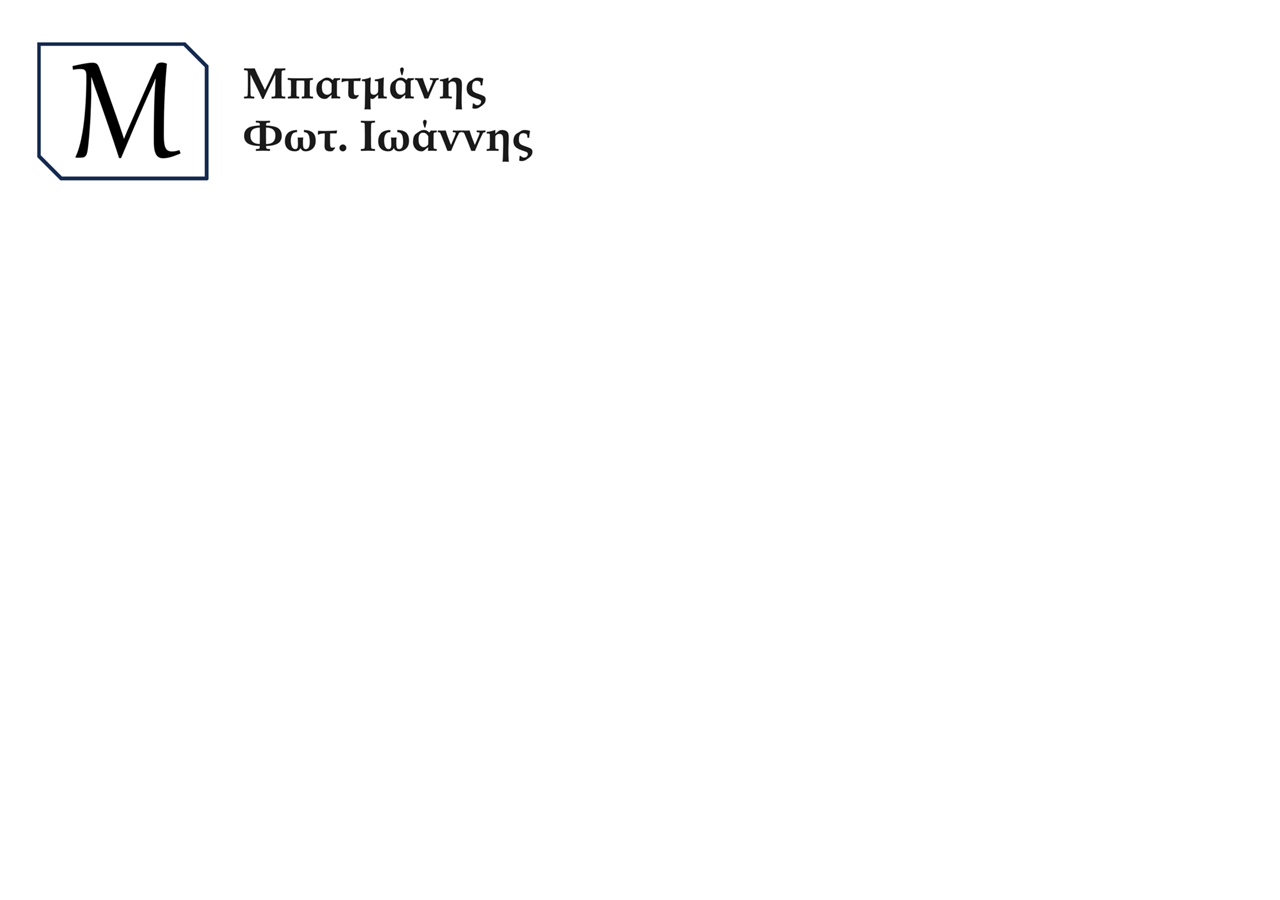
<file: index.html>
<!DOCTYPE html>
<html lang="el">
<head>
    <meta charset="UTF-8">
    <meta name="viewport" content="width=device-width, initial-scale=1.0">
    <title>batmanis.gr</title>
    <style>

    </style>
</head>
<body>

<header>

</header>

<a href="https://www.batmanis.gr"><img src="./image002.png" alt="logo"></a>


<footer>

</footer>

</body>
</html>
</file>
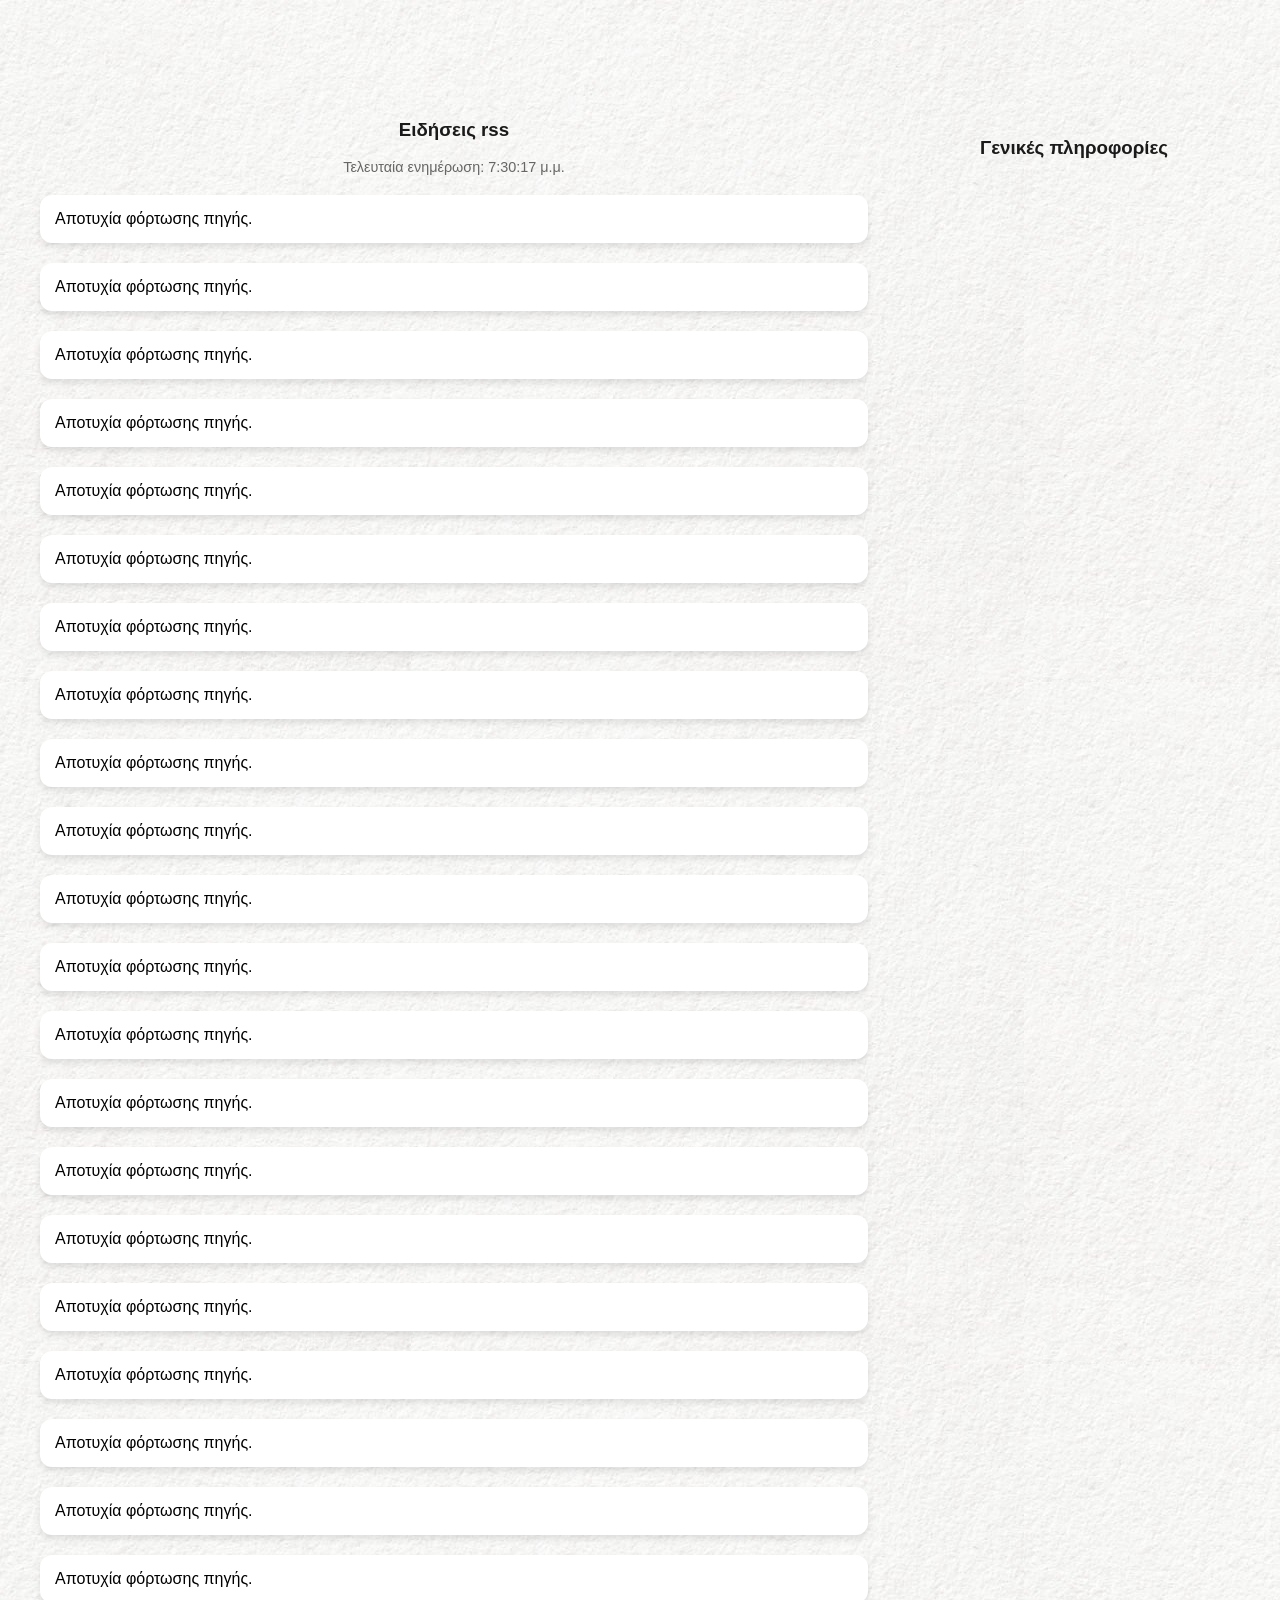
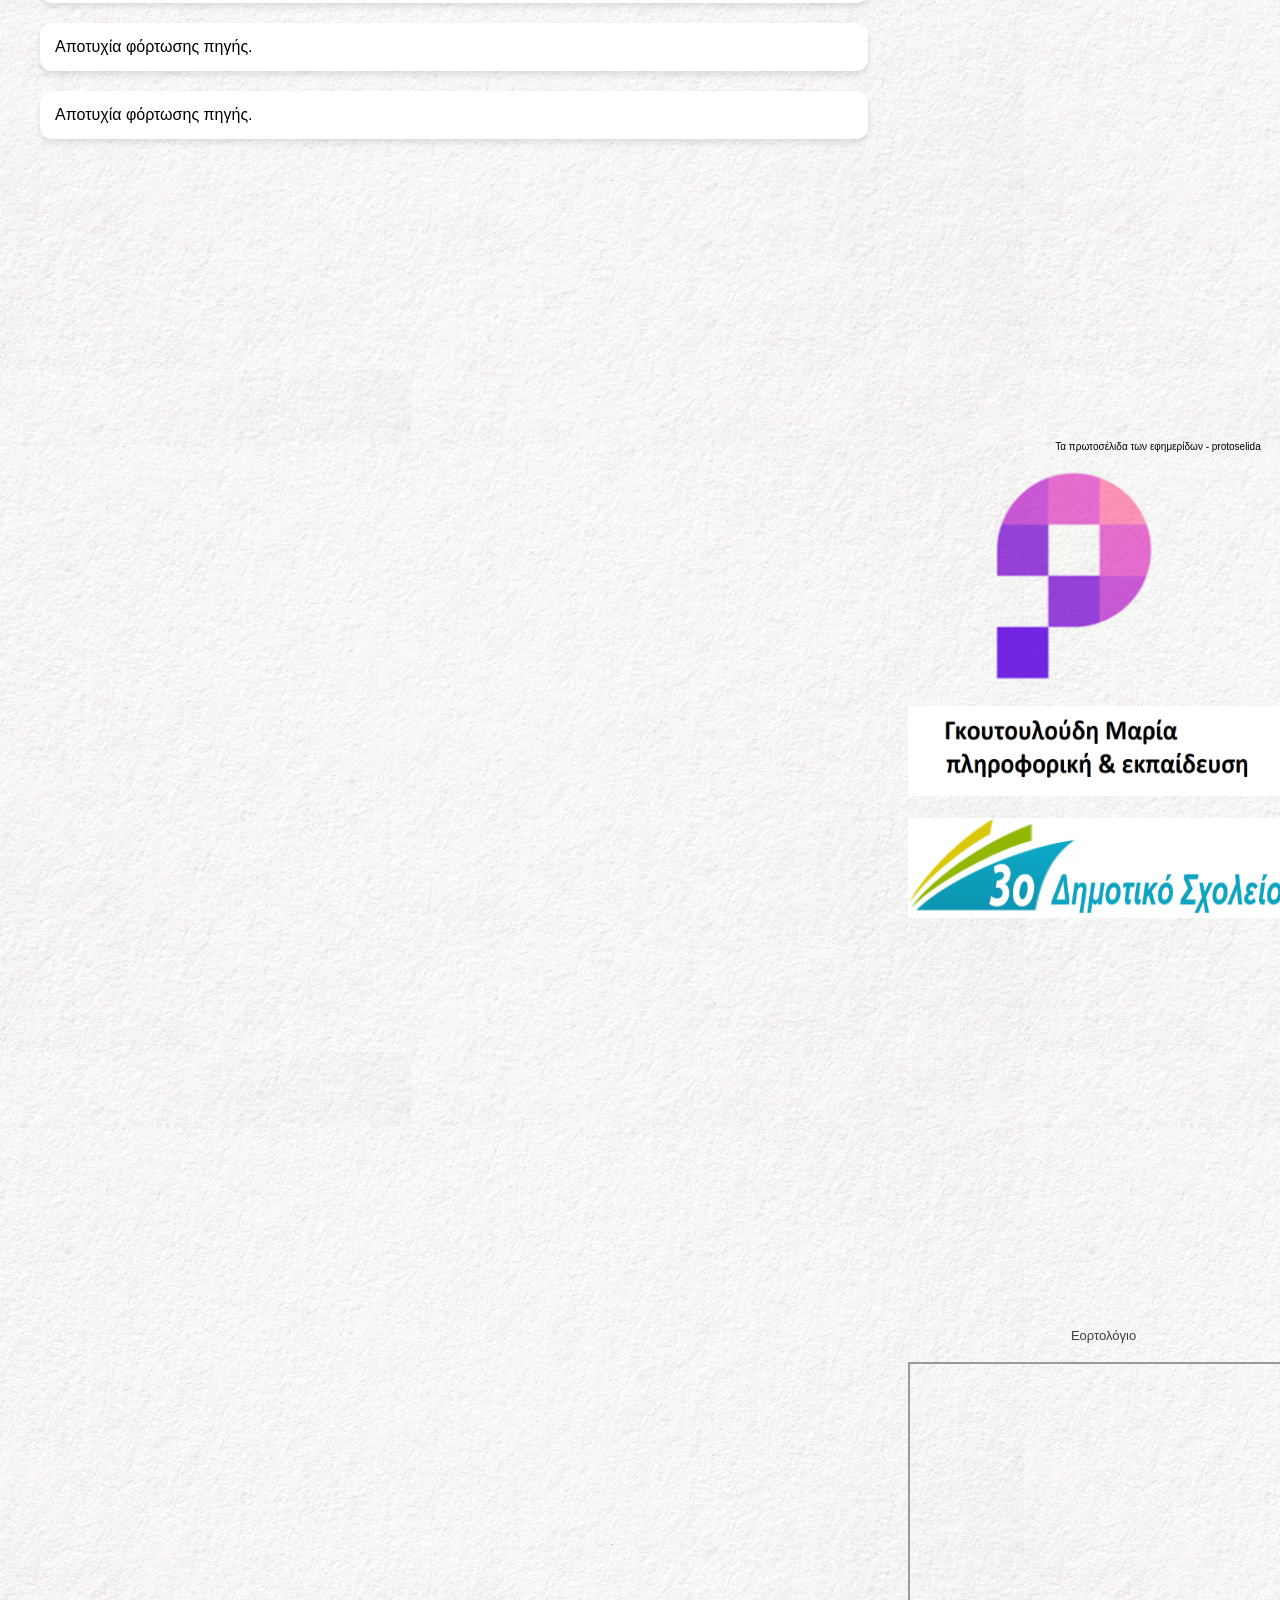
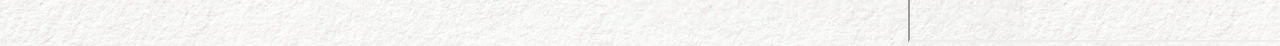
<file: maria/index.html>
<!DOCTYPE html>
<html lang="el">
<head>
    <meta charset="UTF-8">
    <meta name="viewport" content="width=device-width, initial-scale=1.0">
    <title>Maria - batmanis.gr</title>
    <style>
        body { font-family: 'Segoe UI', Tahoma, Geneva, Verdana, sans-serif; background-color: #f0f2f5; margin: 0; padding: 20px;   background-image: url(./white-grey-background.jpg);}
        h1 { text-align: center; color: #1a1a1a; }
        #last-update { text-align: center; color: #666; font-size: 0.9em; margin-bottom: 20px; }

        * {
  box-sizing: border-box;
}

body {
  font-family: Arial, Helvetica, sans-serif;
}

/* Style the header */
header {
  padding: 30px;
  text-align: center;
  font-size: 35px;
  color: white;
}

/* Create two columns/boxes that floats next to each other */
nav {
  float: right;
  width: 30%;
  height: 300px; /* only for demonstration, should be removed */
  padding: 20px;
}

/* Style the list inside the menu */
nav ul {
  list-style-type: none;
  padding: 0;
}

article {
  float: left;
  padding: 20px;
  width: 70%;
  height: 300px; /* only for demonstration, should be removed */
}

/* Clear floats after the columns */
section::after {
  content: "";
  display: table;
  clear: both;
}

/* Style the footer */
footer {
  padding: 10px;
  text-align: center;
  color: white;
}

        /* Δομή Πίνακα (Grid) - 3 στήλες σε μεγάλες οθόνες */
        .news-grid {
            display: grid;
            grid-template-columns: repeat(auto-fill, minmax(500px, 1fr));
            gap: 20px;
            max-width: 1600px;
            margin: 0 auto;
        }

        /* Στυλ για το κάθε "Κουτί" Πηγής */
        .feed-container {
            background: white;
            border-radius: 12px;
            padding: 15px;
            box-shadow: 0 4px 6px rgba(0,0,0,0.1);
            overflow: hidden;
        }

        .feed-title {
            font-size: 1.25em;
            font-weight: bold;
            color: #d32f2f;
            border-bottom: 2px solid #eee;
            margin-bottom: 15px;
            padding-bottom: 10px;
        }

        /* Στυλ για την κάθε είδηση */
        .news-item {
            display: flex;
            gap: 12px;
            margin-bottom: 15px;
            align-items: flex-start;
        }

        .news-item img {
            width: 80px;
            height: 80px;
            object-fit: cover;
            border-radius: 8px;
            background-color: #f0f0f0;
            flex-shrink: 0;
        }

        .news-content { flex: 1; }

        .news-content a {
            text-decoration: none;
            color: #222;
            font-weight: 600;
            font-size: 0.95em;
            display: block;
            line-height: 1.3;
        }

        .news-content a:hover { color: #007bff; }

        .news-date {
            font-size: 0.8em;
            color: #888;
            margin-top: 5px;
            display: block;
        }
    </style>
</head>
<body>

<header>

</header>

<section>
<article>

    <h1>Ειδήσεις rss</h1>
    <p id="last-update">Αναμονή για την πρώτη ενημέρωση...</p>
    
    <div id="main-grid" class="news-grid"></div><br><br>
    </article>
<nav>
    <br>
    <h1>Γενικές πληροφορίες</h1>
    <br>


<iframe width="500" height="500" src="https://embed.windy.com/embed.html?type=map&location=coordinates&metricRain=mm&metricTemp=°C&metricWind=km/h&zoom=7&overlay=rain&product=ecmwf&level=surface&lat=40.221&lon=22.643" frameborder="0"></iframe><br><br>
<iframe scrolling="no" frameborder="0" allowtransparency="true" src="https://gr.k24.net/widgets/weather_w7.aspx?p=60" style="width: 500px; height: 150px"></iframe><a target="blank" rel="noopener">
<iframe scrolling="no" frameborder="0" allowtransparency="true" src="https://gr.k24.net/widgets/weather_w7.aspx?p=3132" style="width: 500px; height: 150px"></iframe><a target="blank" rel="noopener"></a>
<iframe scrolling="no" frameborder="0" allowtransparency="true" src="https://gr.k24.net/widgets/weather_w7.aspx?p=3466" style="width: 500px; height: 150px"></iframe><a target="blank" rel="noopener"></a>
<iframe src="https://tunein.com/embed/player/s234853/" style="width:500px; height:100px;" scrolling="no" frameborder="no"></iframe>
<iframe src="https://tunein.com/embed/player/s126371/" style="width:500px; height:100px;" scrolling="no" frameborder="no"></iframe>
<div style="width:500px;text-align:center;"><iframe src="https://www.frontpages.gr/ticker.php?category=7&c=F2F2F2&w=500&h=650&t=1&e=0" width="500" height="650" scrolling=no marginwidth=0 marginheight=0 frameborder=0 border=0 style="border:0;margin:0;padding:0;"></iframe><br><div style="font-size:10px;color:#000;">Τα <a href="https://www.frontpages.gr" target="_blank" style="font-size:10px;color:#000;text-decoration:none;">πρωτοσέλιδα </a>των <a href="https://www.frontpages.gr" target="_blank" style="font-size:10px;color:#000;text-decoration:none;">εφημερίδων </a>- <a href="https://www.frontpages.gr" target="_blank" style="font-size:10px;color:#000;text-decoration:none;">protoselida </a></div></div>
<center><a href="https://payrollteam.gr/"><img width="250" height="250" src="./logo200x200.png"></a></center>
<a href="https://www.goutouloudi.gr/"><img width="500" height="90" src="./Goutouloudi-logo1200x200.png"></a><br><br>
<a href="https://3dim-nigrit.ser.sch.gr/"><img width="500" height="100" src="./3dsn-logo.png"></a>
<div style="width:400px;text-align:center;"><iframe src="https://www.eortologio.net/widget.php?color=555555&color2=feca54&bgcolor=f8f9db&width=500&height=400" width="500" height="400" scrolling=no marginwidth=0 marginheight=0 frameborder=0 border=0 style="border:0;margin:0;padding:0;"></iframe><a style="font-size:13px;color:#404040;text-decoration:none;text-shadow: 0px 1px 0px #F0F0F0" href="https://www.eortologio.net" target="_blank">Εορτολόγιο</a>  </div><br>
<iframe width="500" height="280" src=https://www.meteology.gr/cam/anostavros/anostavros.png?t=></iframe>
			
</nav>

</section>

<footer>

</footer>


    <script>
        // --- ΡΥΘΜΙΣΕΙΣ ---
        // Εδώ μπορείς να προσθέσεις όσες πηγές θέλεις
        const newsSources = [
            'https://dipe.ser.sch.gr/feed',   
			'https://www.minedu.gov.gr/news?format=feed&type=rss',			
			'https://fresh-education.gr/feed/',		
			'https://www.esos.gr/rss.xml',	
			'http://www.goutouloudi.gr/?feed=rss2&cat=0',
			'https://3dim-nigrit.ser.sch.gr/?feed=rss2&cat=0',
            'https://www.ertnews.gr/feed',
            'https://www.naftemporiki.gr/feed',
            'https://www.tovima.gr/feed',
            'https://news.google.com/rss?hl=el&gl=GR&ceid=GR:el',
            'https://www.newmoney.gr/category/roh/feed/',    
            'https://www.ertnews.gr/news/perifereiakoi-stathmoi/seres/feed/',
            'https://www.iefimerida.gr/rss.xml',
            'https://feeds.feedburner.com/kathimerini/DJpy',  
            'https://www.protothema.gr/rss',  
            'https://www.documentonews.gr/feed/',
            'https://epiloges.tv/feed/',
            'https://infonews24.gr/feed/',  
            'https://techmaniacs.gr/feed/',
            'https://www.pcsteps.gr/feed/',			
            'https://dypa.gov.gr/feed-pr',
            'https://www.sdna.gr/latest.xml',	
			'https://www.taxheaven.gr/bibliothiki/soft/xml/soft_new.xml'	
        ];

        const REFRESH_TIME = 60 * 60 * 1000; // 1 ώρα σε milliseconds

        // --- ΛΕΙΤΟΥΡΓΙΑ ---
        async function fetchFeeds() {
            const grid = document.getElementById('main-grid');
            grid.innerHTML = ''; // Καθαρισμός πριν την ανανέωση

            for (let i = 0; i < newsSources.length; i++) {
                // Δημιουργία του κουτιού (container) για κάθε πηγή
                const containerId = `feed-${i}`;
                grid.innerHTML += `<div id="${containerId}" class="feed-container">Φόρτωση...</div>`;
                
                loadRSS(newsSources[i], containerId);
            }
            
            const now = new Date();
            document.getElementById('last-update').innerText = `Τελευταία ενημέρωση: ${now.toLocaleTimeString('el-GR')}`;
        }

        async function loadRSS(url, containerId) {
            const api_url = `https://api.rss2json.com/v1/api.json?rss_url=${encodeURIComponent(url)}`;
            
            try {
                const response = await fetch(api_url);
                const data = await response.json();
                
                if (data.status === 'ok') {
                    let html = `<div class="feed-title">${data.feed.title}</div>`;
                    
                    data.items.slice(0, 6).forEach(item => {
                        // Εύρεση εικόνας (thumbnail)
                        let thumb = item.thumbnail || (item.enclosure && item.enclosure.link) || 'https://via.placeholder.com/80?text=News';
                        
                        const date = new Date(item.pubDate).toLocaleString('el-GR', {
                            day: '2-digit', month: '2-digit', hour: '2-digit', minute: '2-digit'
                        });

                        html += `
                            <div class="news-item">
                                <img src="${thumb}" alt="news">
                                <div class="news-content">
                                    <a href="${item.link}" target="_blank">${item.title}</a>
                                    <span class="news-date">📅 ${date}</span>
                                </div>
                            </div>
                        `;
                    });
                    document.getElementById(containerId).innerHTML = html;
                }
            } catch (error) {
                document.getElementById(containerId).innerHTML = "Αποτυχία φόρτωσης πηγής.";
            }
        }

        // Εκκίνηση και προγραμματισμός ανανέωσης
        fetchFeeds();
        setInterval(fetchFeeds, REFRESH_TIME);
    </script>
</body>
</html>
</file>
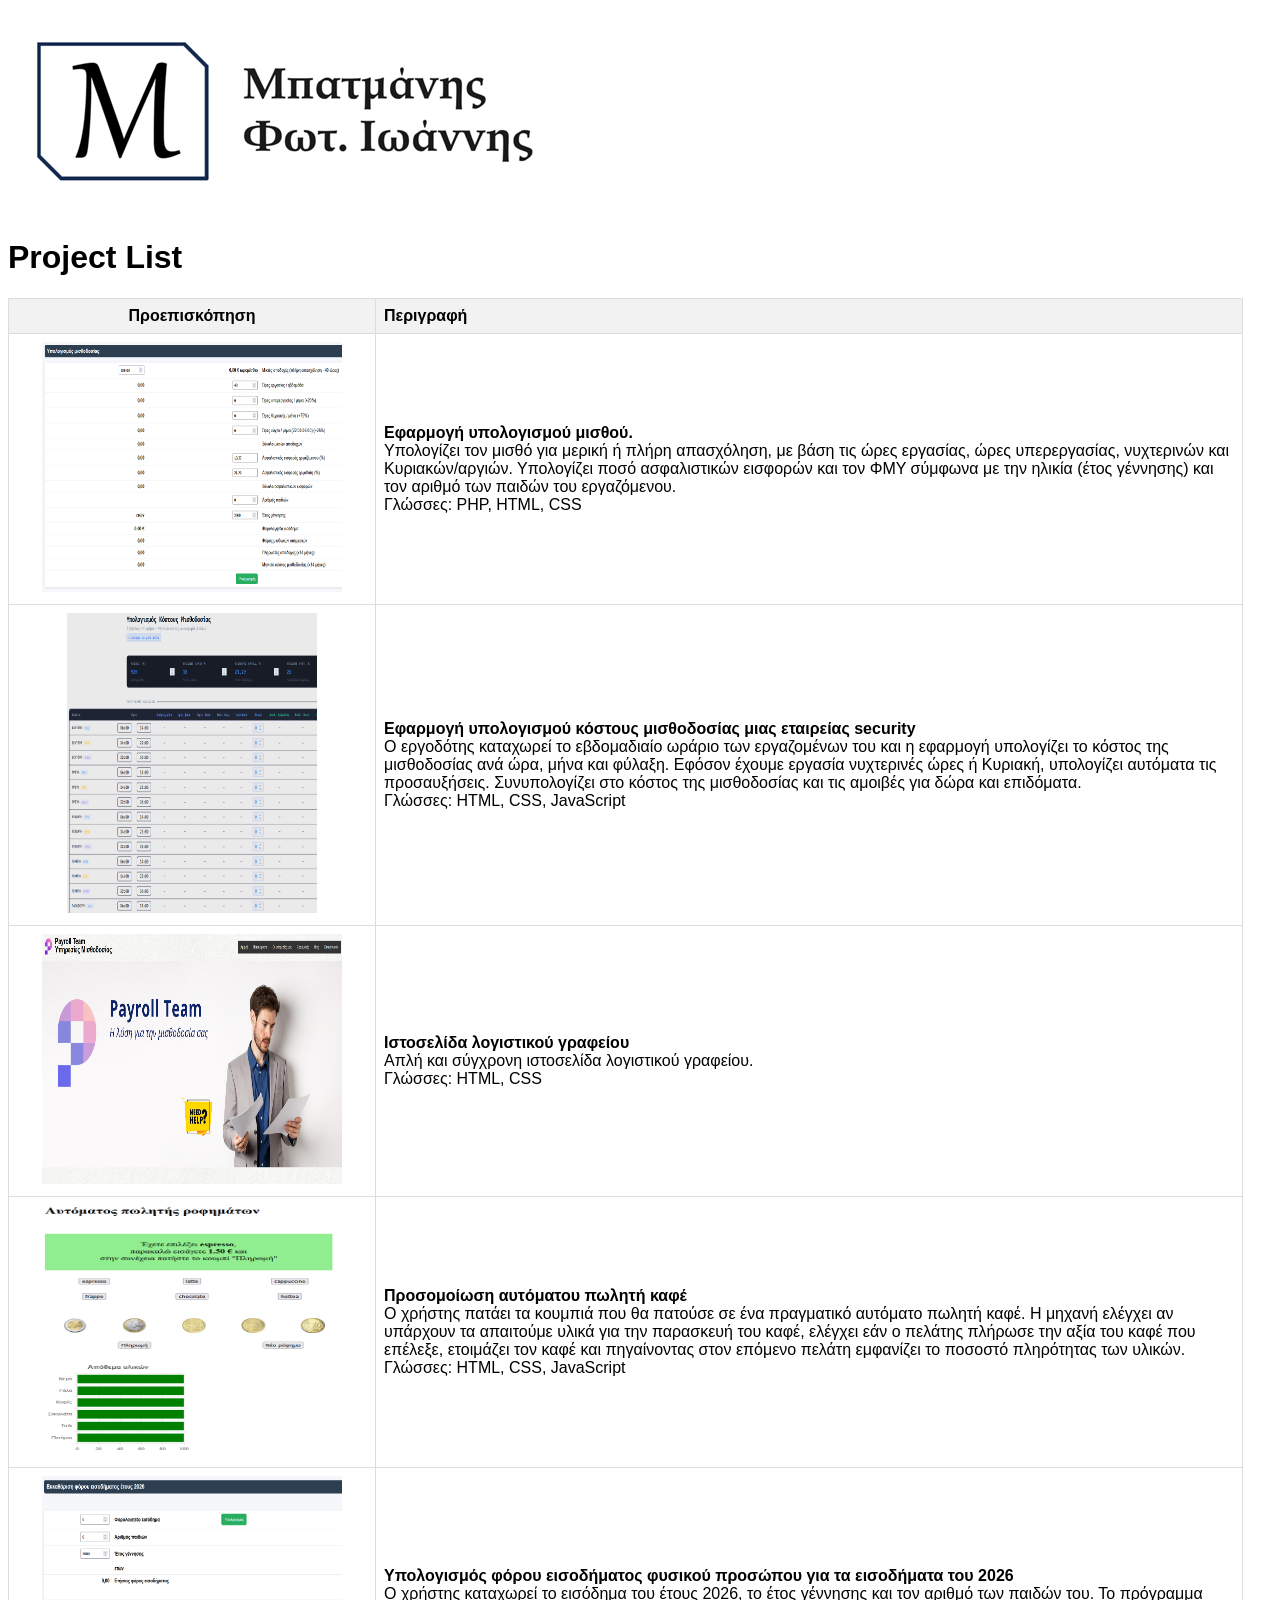
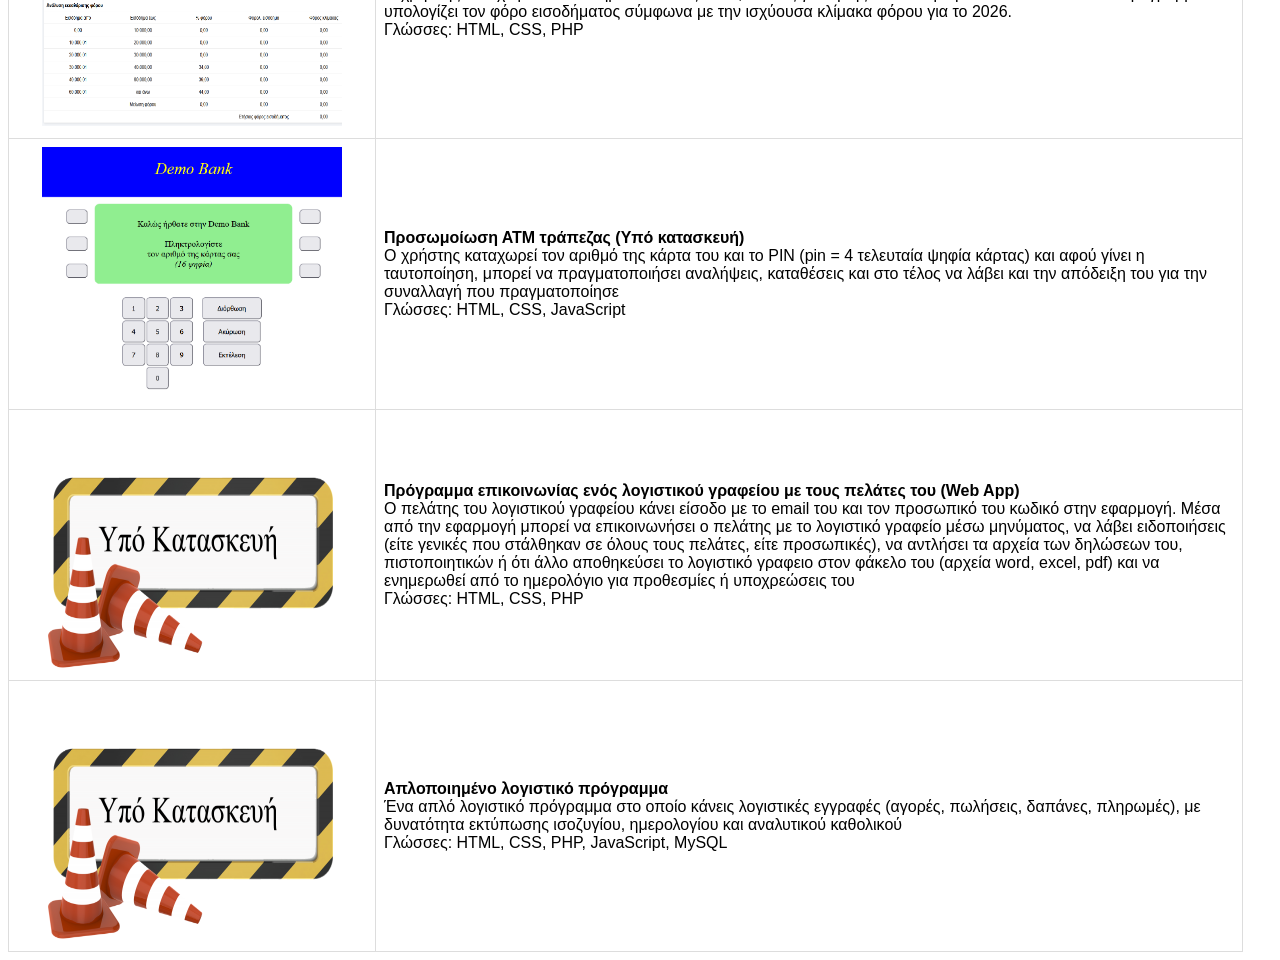
<file: projects/index.html>
<!DOCTYPE html>
<html lang="en">
<head>
    <meta charset="UTF-8">
    <meta name="viewport" content="width=device-width, initial-scale=1.0">
    <title>Project Portfolio</title>
    <style>
        body {
            font-family: Arial, sans-serif;
        }
        table {
            border-collapse: collapse;
        }
        th, td {
            border: 1px solid #ddd;
            padding: 8px;
            text-align: left;
        }
        th {
            background-color: #f2f2f2;
        }
    </style>
</head>
<body>
   <a href="https://www.batmanis.gr"><img src="./images/image002.png" alt="logo"></a> 


<h1>Project List</h1>
<table>
    <tr>
        <th width="350"><center>Προεπισκόπηση</center></th>
        <th width="850">Περιγραφή</th>
    </tr>
    <tr>
        <td><center><a href="misthos.php"><img src="./images/misthos.png" alt="misthos" width="300" height="250"></a></center></td>
        <td><b>Εφαρμογή υπολογισμού μισθού.</b><br>Υπολογίζει τον μισθό για μερική ή πλήρη απασχόληση, με βάση τις ώρες εργασίας, ώρες υπερεργασίας, νυχτερινών και Κυριακών/αργιών. Υπολογίζει ποσό ασφαλιστικών εισφορών και τον ΦΜΥ σύμφωνα με την ηλικία (έτος γέννησης) και τον αριθμό των παιδών του εργαζόμενου.<br>Γλώσσες: PHP, HTML, CSS</td>
    </tr>
    <tr>
        <td><center><a href="kostos_misth_vardies.html"><img src="./images/kostos_misth_vardies.png" alt="kostos_misth_vardies" width="250" height="300"></a></center></td>
        <td><b>Εφαρμογή υπολογισμού κόστους μισθοδοσίας μιας εταιρείας security</b><br>Ο εργοδότης καταχωρεί το εβδομαδιαίο ωράριο των εργαζομένων του και η εφαρμογή υπολογίζει το κόστος της μισθοδοσίας ανά ώρα, μήνα και φύλαξη. Εφόσον έχουμε εργασία νυχτερινές ώρες ή Κυριακή, υπολογίζει αυτόματα τις προσαυξήσεις. Συνυπολογίζει στο κόστος της μισθοδοσίας και τις αμοιβές για δώρα και επιδόματα.<br>Γλώσσες: HTML, CSS, JavaScript</td>
    </tr>
    <tr>
        <td><center><a href="https://www.payrollteam.gr/"><img src="./images/payrollteam_gr.png" alt="payrollteam_gr" width="300" height="250"></a></center></td>
        <td><b>Ιστοσελίδα λογιστικού γραφείου</b><br>Απλή και σύγχρονη ιστοσελίδα λογιστικού γραφείου.<br>Γλώσσες: HTML, CSS</td>    
    </tr>
    <tr>
        <td><center><a href="coffeemachine.html"><img src="./images/coffeemachine.png" alt="coffeemachine" width="300" height="250"></a></center></td>
        <td><b>Προσομοίωση αυτόματου πωλητή καφέ</b><br>Ο χρήστης πατάει τα κουμπιά που θα πατούσε σε ένα πραγματικό αυτόματο πωλητή καφέ. Η μηχανή ελέγχει αν υπάρχουν τα απαιτούμε υλικά για την παρασκευή του καφέ, ελέγχει εάν ο πελάτης πλήρωσε την αξία του καφέ που επέλεξε, ετοιμάζει τον καφέ και πηγαίνοντας στον επόμενο πελάτη εμφανίζει το ποσοστό πληρότητας των υλικών.<br>Γλώσσες: HTML, CSS, JavaScript</td> 
    </tr>
    <tr>
        <td><center><a href="ekkath2026fefp.php"><img src="./images/ekkath2026fefp.png" alt="ekkath_2026_fefp" width="300" height="250"></a></center></td>
        <td><b>Υπολογισμός φόρου εισοδήματος φυσικού προσώπου για τα εισοδήματα του 2026</b><br>Ο χρήστης καταχωρεί το εισόδημα του έτους 2026, το έτος γέννησης και τον αριθμό των παιδών του. Το πρόγραμμα υπολογίζει τον φόρο εισοδήματος σύμφωνα με την ισχύουσα κλίμακα φόρου για το 2026.<br>Γλώσσες: HTML, CSS, PHP</td> 
    </tr>
    <tr>
        <td><center><a href="atm.html"><img src="./images/atm.png" alt="atm" width="300" height="250"></a></center></td>
        <td><b>Προσωμοίωση ΑΤΜ τράπεζας (Υπό κατασκευή)</b><br>Ο χρήστης καταχωρεί τον αριθμό της κάρτα του και το PIN (pin = 4 τελευταία ψηφία κάρτας) και αφού γίνει η ταυτοποίηση, μπορεί να πραγματοποιήσει αναλήψεις, καταθέσεις και στο τέλος να λάβει και την απόδειξη του για την συναλλαγή που πραγματοποίησε<br>Γλώσσες: HTML, CSS, JavaScript</td> 
    </tr>
    <tr>
        <td><center><a href="#"><img src="./images/under_construction.png" alt="accounting_app" width="300" height="250"></a></center></td>
        <td><b>Πρόγραμμα επικοινωνίας ενός λογιστικού γραφείου με τους πελάτες του (Web App)</b><br>Ο πελάτης του λογιστικού γραφείου κάνει είσοδο με το email του και τον προσωπικό του κωδικό στην εφαρμογή. Μέσα από την εφαρμογή μπορεί να επικοινωνήσει ο πελάτης με το λογιστικό γραφείο μέσω μηνύματος, να λάβει ειδοποιήσεις (είτε γενικές που στάλθηκαν σε όλους τους πελάτες, είτε προσωπικές), να αντλήσει τα αρχεία των δηλώσεων του, πιστοποιητικών ή ότι άλλο αποθηκεύσει το λογιστικό γραφειο στον φάκελο του (αρχεία word, excel, pdf) και να ενημερωθεί από το ημερολόγιο για προθεσμίες ή υποχρεώσεις του<br>Γλώσσες: HTML, CSS, PHP</td> 
    </tr>
    <tr>
        <td><center><a href="#"><img src="./images/under_construction.png" alt="log_prog_demo" width="300" height="250"></a></center></td>
        <td><b>Απλοποιημένο λογιστικό πρόγραμμα</b><br>Ένα απλό λογιστικό πρόγραμμα στο οποίο κάνεις λογιστικές εγγραφές (αγορές, πωλήσεις, δαπάνες, πληρωμές), με δυνατότητα εκτύπωσης ισοζυγίου, ημερολογίου και αναλυτικού καθολικού<br>Γλώσσες: HTML, CSS, PHP, JavaScript, MySQL</td> 
    </tr>
</table>




</body>
</html>
</file>
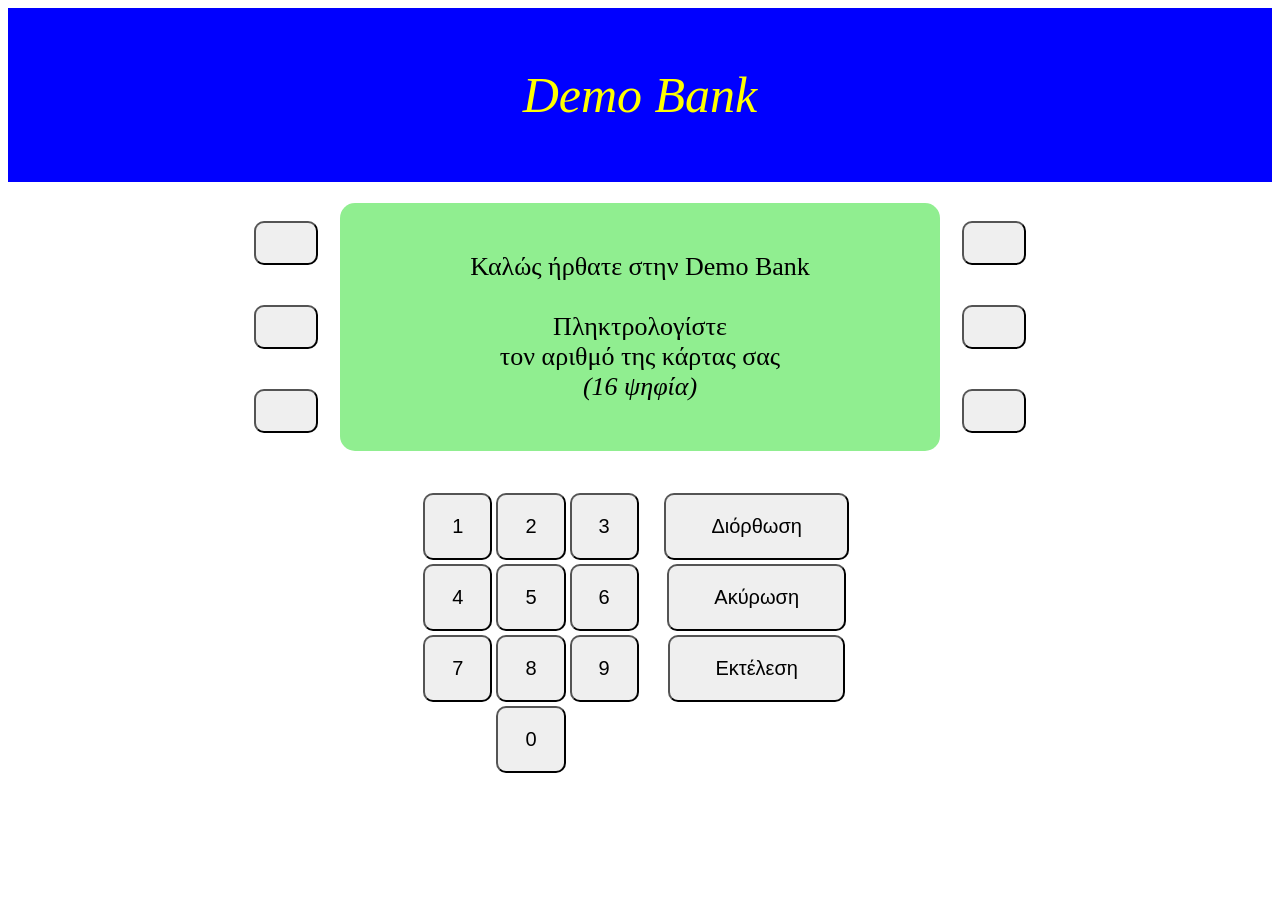
<file: projects/atm.html>
<!DOCTYPE html>
<html lang="el">
<head>
	<meta charset="UTF-8">
	<title>Demo Bank :: ATM</title>
	<style>
		header{
			background-color: blue;
			color: yellow;
			text-align: center;
			font-size: 50px;
			font-style: italic;
		}
		table{
			text-align: center;
		}
		#tablescreen{
			background-color: lightgreen;
			border-radius: 15px;
			font-size: 26px;
		}
		.numbutton{
			padding: 20px 27px;
			border-radius: 10px;
			font-size: 20px;
		}
		.sidebutton{
			padding: 20px 30px;
			border-radius: 10px;
			font-size: 20px;
		}
		.s3button{
			padding: 20px 45px;
			border-radius: 10px;
			font-size: 20px;
		}
	</style>
</head>
<body>
<header>
	<br>Demo Bank<br><br>
</header>

<br>

<table align="center">
	<tr height="80">
		<td width="100"><button type="button" class="sidebutton" id="button1"></button></td>
		<td width="600" colspan="3" rowspan="3">
			<table id="tablescreen">
				<tr height="80">
					<td width="100" id="choice1" class="choices"></td>
					<td width="400" id="screen" rowspan="3">Τεχνικό πρόβλημα<br>Προσπάθηστε ξανά σε λίγο</td>
					<td width="100" class="choices" id="choice2"></td>
				</tr>
				<tr height="80">
					<td width="100" class="choices" id="choice3"></td>
					<td width="100" class="choices" id="choice4"></td>
				</tr>
				<tr height="80">
					<td width="100" class="choices" id="choice5"></td>
					<td width="100" class="choices" id="choice6"></td>
				</tr>
			</table></td>
		<td width="100"><button type="button" class="sidebutton" id="button2"></button></td>
	</tr>
	<tr height="80">
		<td><button type="button" class="sidebutton" id="button3"></button></td>
		<td><button type="button" class="sidebutton" id="button4"></button></td>
	</tr>
	<tr height="80">
		<td><button type="button" class="sidebutton" id="button5"></button></td>
		<td><button type="button" class="sidebutton" id="button6"></button></td>
	</tr>
</table>
<br><br>
<table align="center" id="numpad">
	<tr>
		<td><button type="button" class="numbutton" id="numbutton1">1</button></td>
		<td><button type="button" class="numbutton" id="numbutton2">2</button></td>
		<td><button type="button" class="numbutton" id="numbutton3">3</button></td>
		<td width="10"></td>
		<td width="200"><button type="button" class="s3button" id="backspacebutton">Διόρθωση</button></td>
	</tr>
	<tr>
		<td><button type="button" class="numbutton" id="numbutton4">4</button></td>
		<td><button type="button" class="numbutton" id="numbutton5">5</button></td>
		<td><button type="button" class="numbutton" id="numbutton6">6</button></td>
		<td width="10"></td>
		<td width="200"><button type="button" class="s3button" id="clearbutton">Ακύρωση</button></td>
	</tr>
	<tr>
		<td><button type="button" class="numbutton" id="numbutton7">7</button></td>
		<td><button type="button" class="numbutton" id="numbutton8">8</button></td>
		<td><button type="button" class="numbutton" id="numbutton9">9</button></td>
		<td width="10"></td>
		<td width="200"><button type="button" class="s3button" id="enterbutton">Εκτέλεση</button></td>
	</tr>
	<tr>
		<td></td>
		<td><button type="button" class="numbutton" id="numbutton0">0</button></td>
		<td></td>
	</tr>
</table>

<script>
// --- Αρχικός ορισμός μεταβλητών ---
let screenStep = "insertcard";	// διαθέσιμα step insertcard, insertpin, transactions, analipsi, ypoloipo
const screenEl = document.getElementById('screen');
let screenMessage = "Καλώς ήρθατε στην Demo Bank<br><br>Πληκτρολογίστε<br>τον αριθμό της κάρτας σας<br><i>(16 ψηφία)</i><br>";
screenEl.innerHTML = screenMessage;
let cardnumber = "";
let pinnumber = "";
let truepin = "";			
let choice1El = document.getElementById('choice1');
let choice2El = document.getElementById('choice2');
let choice3El = document.getElementById('choice3');
let choice4El = document.getElementById('choice4');
let choice5El = document.getElementById('choice5');
let choice6El = document.getElementById('choice6');
let currentBalance = Math.floor((Math.random() * 1000) + 1);


// --- Κουμπιά Διόρθωση, Ακύρωση, Εκτέλεση ---
const clearBtn = document.getElementById('clearbutton');
const backspaceBtn = document.getElementById('backspacebutton');
const enterBtn = document.getElementById('enterbutton');
// Λειτουργία Clear: Σβήνει τα πάντα (αδειάζει το κείμενο)
clearBtn.addEventListener('click', () => {
	if(screenStep == "insertcard") {
		cardnumber = "";
	} 
	if(screenStep == "insertpin") {
		pinnumber = "";
	}
    screenEl.innerHTML = screenMessage;
});
// Λειτουργία Backspace: Σβήνει μόνο το τελευταίο ψηφίο
backspaceBtn.addEventListener('click', () => {
    if (screenStep === "insertcard" && cardnumber.length > 0) {
        cardnumber = cardnumber.slice(0, -1);
        screenEl.innerHTML = screenMessage + cardnumber;
    } else if (screenStep === "insertpin" && pinnumber.length > 0) {
        pinnumber = pinnumber.slice(0, -1);
        screenEl.innerHTML = screenMessage + pinnumber;
    }
});




// --- Κυρίως πρόγραμμα ---

const numbuttons = document.querySelectorAll('.numbutton');
numbuttons.forEach(button => {
    button.addEventListener('click', () => {
        if (screenStep === "insertcard") {
            if (cardnumber.length >= 16) return;
            cardnumber += button.innerText;
            screenEl.innerHTML = screenMessage + cardnumber;
        } else if (screenStep === "insertpin") {
            if (pinnumber.length >= 4) return;
            pinnumber += button.innerText;
            screenEl.innerHTML = screenMessage + pinnumber;
        }
    });
});

// --- Λειτουργίες του enterbutton για κάθε screenStep ---
document.getElementById("enterbutton").onclick = function() {		
	if(screenStep == "insertcard") {		// EnterButton in ScreenStep InsertCard
		entButInsCard();
	}
	else if(screenStep == "insertpin") {
		entButInsPin();		
	}
};

// --- Λειτουργίες των SideButtons για κάθε screenStep ---
document.getElementById("button1").onclick = function() {		// Button 1
	if(screenStep == "transactions") {
		choice1Trans();
	} else if(screenStep == "analipsi") {
		choice1Anal();
	}
}

document.getElementById("button2").onclick = function() {		// Button 2
	if(screenStep == "analipsi") {
		choice1Ana2();
	}
}	

document.getElementById("button3").onclick = function() {		// Button 3
	if(screenStep == "analipsi") {
		choice1Ana3();
	}
}

document.getElementById("button4").onclick = function() {		// Button 4
	if(screenStep == "analipsi") {
		choice1Ana4();
	}
}

document.getElementById("button5").onclick = function() {		// Button 5
	if(screenStep == "transactions") {
		choice5Trans();
	} else if(screenStep == "analipsi") {
		choice5Anal();
	}
}

document.getElementById("button6").onclick = function() {		// Button 6
	if(screenStep == "transactions") {
		choice6Trans();
	} else if (screenStep == "ypoloipo") {
		choice6Ypol();
	} else if(screenStep == "analipsi") {
		choice6Anal();
	}
}









// Βοηθητικές εκτυπώσεις

console.log(screenStep);
console.log(`currentBalance = ${currentBalance}`);



// functions
// --- EnterButton in ScreenStep InsertCard ---
function entButInsCard() {
	if (cardnumber.length == 16) {
		console.log(cardnumber);
		screenStep = "insertpin";
		console.log(screenStep);
		truepin = cardnumber.slice(-4); 	
		console.log(truepin);
		screenMessage = "Εισάγετε το pin της κάρτας σας<br><i>(τα 4 τελευταία ψηφία<br>της κάρτας σας)</i><br>"
		screenEl.innerHTML = screenMessage;
	} else {
		screenMessage = "Λάθος αριθμός κάρτας<br><br>Πληκτρολογίστε τον αριθμό της κάρτας σας<br><i>(16 ψηφία)</i><br>";
		screenEl.innerHTML = screenMessage;
		cardnumber = "";
	}
}


// --- EnterButton in ScreenStep InsertPin ---
function entButInsPin() {
	console.log(truepin, pinnumber);
	if(truepin == pinnumber){
		screenStep = "transactions";
		console.log(screenStep);
		screenMessage = "Επιλέξτε εργασία";
		screenEl.innerHTML = screenMessage;
		choice1El.innerHTML = "Ανάληψη";
		choice2El.innerHTML = "Online<br>Κατάθεση";
		choice3El.innerHTML = "";
		choice4El.innerHTML = "";
		choice5El.innerHTML = "Ερώτηση<br>υπολοίπου";
		choice6El.innerHTML = "Έξοδος";
	} else {
		pinnumber = "";
		console.log(truepin, pinnumber);
		screenMessage = "Εισάγετε το pin της κάρτας σας<br><i>(τα 4 τελευταία ψηφία<br>της κάρτας σας)</i><br>";
		screenEl.innerHTML = screenMessage;	
	}
}


// --- Choice1 Button in ScreenStep transactions (Ανάληψη) ---
function choice1Trans(){
	screenMessage = "Επιλέξτε το ποσό που θέλετε<br>να κάνετε ανάληψη <br>ή πληκτρολογήστε το ποσό<br>";
	screenEl.innerHTML = screenMessage;
	choice1El.innerHTML = "50,00 €";
	choice2El.innerHTML = "200,00 €";
	choice3El.innerHTML = "80,00 €";
	choice4El.innerHTML = "400,00 €";
	choice5El.innerHTML = "100,00 €";
	choice6El.innerHTML = "Επιστροφή";
	screenStep="analipsi";
}

// --- Choice1 Button in ScreenStep analipsi (Ανάληψη) ---
function choice1Anal(){
	if(currentBalance >= 50){
		currentBalance -=50;
		screenMessage = "Ολοκληρώθηκε η συναλλαγή<br>Ανάληψη 50,00 ευρώ<br><br>Το νέο υπόλοιπο του λογαριασμού σας είναι " +currentBalance.toFixed(2)+" ευρώ";
		screenEl.innerHTML = screenMessage;
		choice1El.innerHTML = "";
		choice2El.innerHTML = "";
		choice3El.innerHTML = "";
		choice4El.innerHTML = "";
		choice5El.innerHTML = "Έξοδος";
		choice6El.innerHTML = "Νέα<br>συναλλαγή";
	} else {
		screenMessage = "Μη διαθέσιμο υπόλοιπο στον λογαριασμό σας<br>Επιλέξτε άλλο ποσό για ανάληψη<br>Το υπόλοιπο του λογαριασμού σας είναι " +currentBalance.toFixed(2)+" ευρώ";
		screenEl.innerHTML = screenMessage;
		choice1El.innerHTML = "";
		choice2El.innerHTML = "";
		choice3El.innerHTML = "";
		choice4El.innerHTML = "";
		choice5El.innerHTML = "Έξοδος";
		choice6El.innerHTML = "Νέα<br>συναλλαγή";
	}
}


// --- Choice5 Button in ScreenStep Transactions (Ερώτηση υπολοίπου) ---
function choice5Trans(){
	screenMessage = "Το υπόλοιπο του λογαριασμού σας <br>είναι " +currentBalance.toFixed(2)+" ευρώ";
	screenEl.innerHTML = screenMessage;	
	choice1El.innerHTML = "";
	choice2El.innerHTML = "";
	choice3El.innerHTML = "";
	choice4El.innerHTML = "";
	choice5El.innerHTML = "";
	choice6El.innerHTML = "Επιστροφή";
	screenStep="ypoloipo";
	
	console.log(screenStep);
}

// --- Choice6 Button in ScreenStep transactions (Έξοδος) ---
function choice6Trans(){
	init();
}
		
// --- Choice6 Button in ScreenStep ypoloipo (Ερώτηση υπολοίπου) ---
function choice6Ypol(){
	screenStep = "transactions";
	console.log(screenStep);
	screenMessage = "Επιλέξτε εργασία";
	screenEl.innerHTML = screenMessage;
	choice1El.innerHTML = "Ανάληψη";
	choice2El.innerHTML = "Online<br>Κατάθεση";
	choice3El.innerHTML = "";
	choice4El.innerHTML = "";
	choice5El.innerHTML = "Ερώτηση<br>υπολοίπου";
	choice6El.innerHTML = "Έξοδος";
}


// --- Αρχικοποίηση (init) ---
function init(){
	screenStep = "insertcard";
	screenMessage = "Καλώς ήρθατε στην Demo Bank<br><br>Πληκτρολογίστε<br>τον αριθμό της κάρτας σας<br><i>(16 ψηφία)</i><br>";
	screenEl.innerHTML = screenMessage;	
	choice1El.innerHTML = "";
	choice2El.innerHTML = "";
	choice3El.innerHTML = "";
	choice4El.innerHTML = "";
	choice5El.innerHTML = "";
	choice6El.innerHTML = "";
	cardnumber = "";
	pinnumber = "";
	truepin = "";			
	
	console.log(screenStep);
}

	
</script>
</body>
</html>
</file>
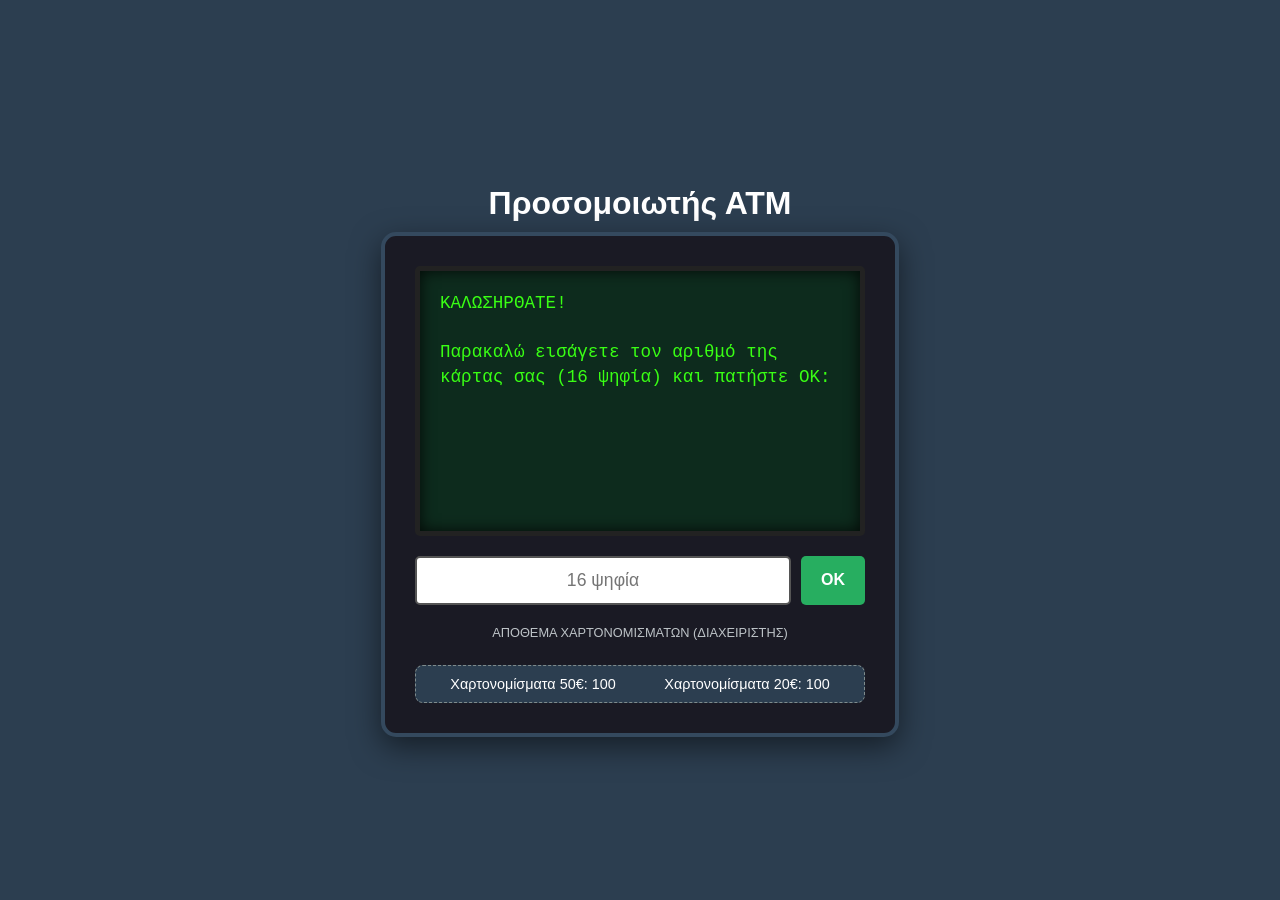
<file: projects/atmai.html>
<!DOCTYPE html>
<html lang="el">
<head>
    <meta charset="UTF-8">
    <meta name="viewport" content="width=device-width, initial-scale=1.0">
    <title>Προσομοίωση ΑΤΜ</title>
    <style>
        :root {
            --atm-bg: #1a1a24;
            --screen-bg: #0d2b1d;
            --screen-text: #39ff14;
            --button-color: #4a4a5a;
        }

        body {
            font-family: 'Segoe UI', Tahoma, Geneva, Verdana, sans-serif;
            background-color: #2c3e50;
            display: flex;
            flex-direction: column;
            align-items: center;
            justify-content: center;
            min-height: 100vh;
            margin: 0;
            color: #fff;
        }

        h1 {
            margin-bottom: 10px;
        }

        /* Το σώμα του ΑΤΜ */
        .atm-container {
            background-color: var(--atm-bg);
            border-radius: 15px;
            padding: 30px;
            box-shadow: 0 10px 30px rgba(0,0,0,0.5);
            width: 450px;
            border: 4px solid #34495e;
        }

        /* Η οθόνη του ΑΤΜ */
        .atm-screen {
            background-color: var(--screen-bg);
            border: 5px solid #222;
            border-radius: 5px;
            padding: 20px;
            height: 220px;
            display: flex;
            flex-direction: column;
            justify-content: space-between;
            box-shadow: inset 0 0 15px rgba(0,0,0,0.8);
            font-family: 'Courier New', Courier, monospace;
        }

        .screen-output {
            color: var(--screen-text);
            font-size: 1.1rem;
            line-height: 1.4;
            white-space: pre-line;
        }

        /* Περιοχή Εισαγωγής Στοιχείων */
        .input-area {
            margin-top: 20px;
            display: flex;
            gap: 10px;
        }

        .atm-input {
            flex: 1;
            padding: 12px;
            font-size: 1.1rem;
            border: 2px solid #555;
            border-radius: 5px;
            background-color: #fff;
            color: #000;
            text-align: center;
        }

        .atm-btn {
            background-color: #27ae60;
            color: white;
            border: none;
            padding: 0 20px;
            font-size: 1rem;
            border-radius: 5px;
            cursor: pointer;
            font-weight: bold;
            transition: background 0.2s;
        }

        .atm-btn:hover {
            background-color: #219653;
        }

        /* Κουμπιά Ναι/Όχι για επιπλέον συναλλαγή */
        .choice-buttons {
            display: none;
            gap: 15px;
            justify-content: center;
            margin-top: 15px;
        }

        .btn-yes { background-color: #27ae60; color: white; border: none; padding: 10px 25px; font-size: 1rem; border-radius: 5px; cursor: pointer; font-weight: bold;}
        .btn-no { background-color: #c0392b; color: white; border: none; padding: 10px 25px; font-size: 1rem; border-radius: 5px; cursor: pointer; font-weight: bold;}
        .btn-yes:hover { background-color: #219653; }
        .btn-no:hover { background-color: #a93226; }

        /* Στατιστικά Αποθέματος ΑΤΜ */
        .atm-vault {
            margin-top: 25px;
            background-color: #2c3e50;
            padding: 10px;
            border-radius: 8px;
            border: 1px dashed #7f8c8d;
            display: flex;
            justify-content: space-around;
            font-size: 0.9rem;
        }
        .vault-title {
            text-align: center;
            font-size: 0.8rem;
            color: #bdc3c7;
            margin-bottom: 5px;
            text-transform: uppercase;
        }
    </style>
</head>
<body>

    <h1>Προσομοιωτής ΑΤΜ</h1>
    
    <div class="atm-container">
        <!-- Οθόνη -->
        <div class="atm-screen">
            <div class="screen-output" id="screen-text">Φόρτωση συστήματος...</div>
        </div>

        <!-- Φόρμα Εισαγωγής (Κάρτα, PIN, Ποσό) -->
        <div class="input-area" id="input-container">
            <input type="password" id="atm-input" class="atm-input" placeholder="" autocomplete="off">
            <button class="atm-btn" id="submit-btn" onclick="handleInput()">OK</button>
        </div>

        <!-- Κουμπιά Επιλογής Ναι/Όχι -->
        <div class="choice-buttons" id="choice-container">
            <button class="btn-yes" onclick="handleChoice(true)">ΝΑΙ</button>
            <button class="btn-no" onclick="handleChoice(false)">ΟΧΙ</button>
        </div>

        <!-- Ένδειξη Αποθέματος (Για λόγους ελέγχου/testing) -->
        <div class="vault-title" style="margin-top: 20px;">Απόθεμα Χαρτονομισμάτων (Διαχειριστής)</div>
        <div class="atm-vault">
            <div>Χαρτονομίσματα 50€: <span id="vault-50">100</span></div>
            <div>Χαρτονομίσματα 20€: <span id="vault-20">100</span></div>
        </div>
    </div>

    <script>
        // Αρχικές Μεταβλητές Αποθέματος
        let bills20 = 100;
        let bills50 = 100;

        // Μεταβλητές Κατάστασης (State) Χρήστη
        let currentStep = "CARD"; // Πιθανές τιμές: CARD, PIN, AMOUNT, EXTRA_TRANSACTION
        let cardNumber = "";
        let correctPin = "";

        // Στοιχεία DOM
        const screenText = document.getElementById("screen-text");
        const atmInput = document.getElementById("atm-input");
        const inputContainer = document.getElementById("input-container");
        const choiceContainer = document.getElementById("choice-container");
        const vault50 = document.getElementById("vault-50");
        const vault20 = document.getElementById("vault-20");

        // Εκκίνηση του ΑΤΜ
        function initATM() {
            currentStep = "CARD";
            cardNumber = "";
            correctPin = "";
            atmInput.value = "";
            atmInput.type = "text";
            atmInput.maxLength = 16;
            atmInput.placeholder = "16 ψηφία";
            inputContainer.style.display = "flex";
            choiceContainer.style.display = "none";
            
            screenText.innerText = "ΚΑΛΩΣΗΡΘΑΤΕ!\n\nΠαρακαλώ εισάγετε τον αριθμό της κάρτας σας (16 ψηφία) και πατήστε OK:";
            updateVaultDisplay();
        }

        // Ενημέρωση των counter του αποθέματος στην οθόνη
        function updateVaultDisplay() {
            vault50.innerText = bills50;
            vault20.innerText = bills20;
        }

        // Διαχείριση της κύριας εισαγωγής (Όταν πατάει OK)
        function handleInput() {
            const value = atmInput.value.trim();

            if (currentStep === "CARD") {
                // Έλεγχος Κάρτας
                if (value.length === 16 && !isNaN(value)) {
                    cardNumber = value;
                    correctPin = cardNumber.slice(-4); // Τα 4 τελευταία ψηφία
                    
                    // Μετάβαση στο PIN
                    currentStep = "PIN";
                    atmInput.value = "";
                    atmInput.type = "password";
                    atmInput.maxLength = 4;
                    atmInput.placeholder = "4 ψηφία";
                    screenText.innerText = "ΚΑΡΤΑ ΔΕΚΤΗ.\n\nΠαρακαλώ πληκτρολογήστε το PIN σας (τα 4 τελευταία ψηφία της κάρτας):";
                } else {
                    screenText.innerText = "ΛΑΘΟΣ ΑΡΙΘΜΟΣ ΚΑΡΤΑΣ!\n\nΠρέπει να πληκτρολογήσετε ακριβώς 16 ψηφία.\nΠροσπαθήστε ξανά:";
                    atmInput.value = "";
                }
            } 
            else if (currentStep === "PIN") {
                // Έλεγχος PIN
                if (value === correctPin) {
                    // Μετάβαση στο Ποσό Αναλήψης
                    currentStep = "AMOUNT";
                    atmInput.value = "";
                    atmInput.type = "text";
                    atmInput.maxLength = 6;
                    atmInput.placeholder = "Ποσό σε €";
                    screenText.innerText = "ΕΓΚΥΡΟ PIN.\n\nΠληκτρολογήστε το ποσό που επιθυμείτε για ανάληψη (χαρτονομίσματα των 20€ και 50€):";
                } else {
                    screenText.innerText = "ΛΑΘΟΣ PIN!\n\nΠαρακαλώ προσπαθήστε ξανά:";
                    atmInput.value = "";
                }
            } 
            else if (currentStep === "AMOUNT") {
                // Έλεγχος Ποσού
                const amount = parseInt(value);

                if (isNaN(amount) || amount <= 0) {
                    screenText.innerText = "ΜΗ ΕΓΚΥΡΟ ΠΟΣΟ!\n\nΞαναπληκτρολογήστε σωστά το ποσό:";
                    atmInput.value = "";
                    return;
                }

                // Αλγόριθμος υπολογισμού χαρτονομισμάτων
                let dispense50 = 0;
                let dispense20 = 0;
                let temp50 = Math.min(Math.floor(amount / 50), bills50);
                let foundCombination = false;

                while (temp50 >= 0) {
                    let remainder = amount - (temp50 * 50);
                    if (remainder % 20 === 0) {
                        let temp20 = remainder / 20;
                        if (temp20 <= bills20) {
                            dispense50 = temp50;
                            dispense20 = temp20;
                            foundCombination = true;
                            break;
                        }
                    }
                    temp50--;
                }

                if (foundCombination) {
                    // Επιτυχής Ανάληψη -> Μείωση αποθέματος
                    bills50 -= dispense50;
                    bills20 -= dispense20;
                    updateVaultDisplay();

                    screenText.innerText = `Η ΑΝΑΛΗΨΗ ΟΛΟΚΛΗΡΩΘΗΚΕ!\n\nΈκδοση:\n- ${dispense50} χαρτονομίσματα των 50€\n- ${dispense20} χαρτονομίσματα των 20€\n\nΘέλετε να κάνετε κάποια επιπλέον συναλλαγή;`;
                    
                    // Μετάβαση στην ερώτηση επιπλέον συναλλαγής (Εναλλαγή UI σε Ναι/Όχι)
                    currentStep = "EXTRA_TRANSACTION";
                    inputContainer.style.display = "none";
                    choiceContainer.style.display = "flex";
                } else {
                    screenText.innerText = "ΑΔΥΝΑΜΙΑ ΕΞΥΠΗΡΕΤΗΣΗΣ ΠΟΣΟΥ!\n\nΤο ποσό δεν βγαίνει με 20€/50€ ή το ΑΤΜ δεν έχει αρκετό απόθεμα.\n\nΞαναπληκτρολογήστε άλλο ποσό:";
                    atmInput.value = "";
                }
            }
        }

        // Διαχείριση των κουμπιών Ναι / Όχι
        function handleChoice(wantsExtra) {
            if (wantsExtra) {
                // Επιστροφή στο βήμα του ποσού για τον ίδιο χρήστη
                currentStep = "AMOUNT";
                atmInput.value = "";
                atmInput.type = "text";
                atmInput.maxLength = 6;
                atmInput.placeholder = "Ποσό σε €";
                inputContainer.style.display = "flex";
                choiceContainer.style.display = "none";
                screenText.innerText = "Πληκτρολογήστε το επόμενο ποσό που επιθυμείτε για ανάληψη:";
            } else {
                // Έξοδος χρήστη
                inputContainer.style.display = "none";
                choiceContainer.style.display = "none";
                screenText.innerText = "ΠΑΡΑΚΑΛΩ ΠΑΡΤΕ ΤΗΝ ΚΑΡΤΑ ΣΑΣ!\n\nΣας ευχαριστούμε για τη συναλλαγή.";
                
                // Αναμονή 4 δευτερολέπτων και επαναφορά για τον επόμενο πελάτη
                setTimeout(() => {
                    initATM();
                }, 4000);
            }
        }

        // Υποστήριξη του πλήκτρου 'Enter' στο πληκτρολόγιο
        atmInput.addEventListener("keypress", function(event) {
            if (event.key === "Enter") {
                handleInput();
            }
        });

        // Εκκίνηση της σελίδας
        window.onload = initATM;
    </script>
</body>
</html>
</file>
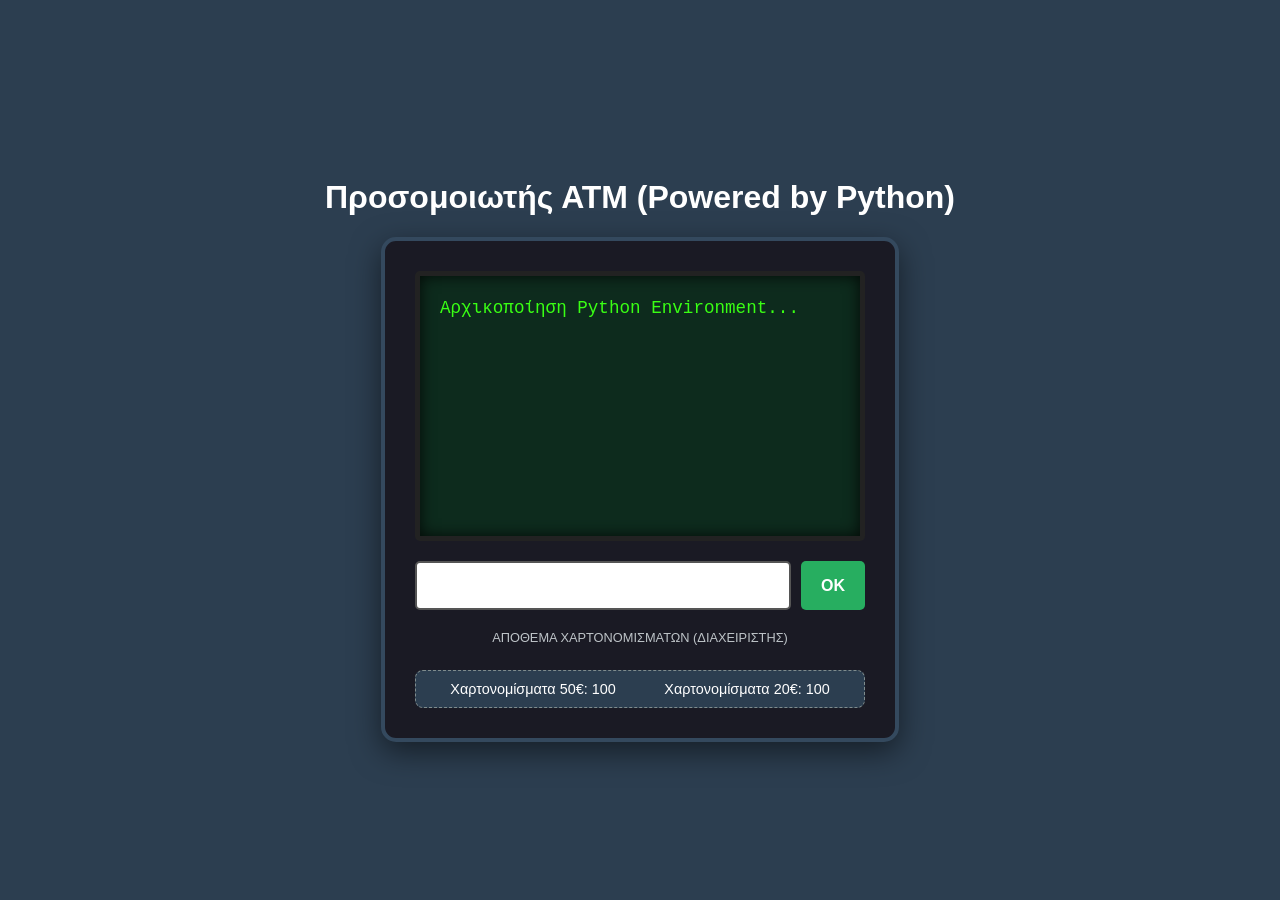
<file: projects/atmpy.html>
<!DOCTYPE html>
<html lang="el">
<head>
    <meta charset="UTF-8">
    <meta name="viewport" content="width=device-width, initial-scale=1.0">
    <title>Προσομοίωση ΑΤΜ με Python (PyScript)</title>
    
    <!-- Εισαγωγή του PyScript για να τρέξει η Python στον Browser -->
    <link rel="stylesheet" href="https://pyscript.net/releases/2024.1.1/core.css" />
    <script type="module" src="https://pyscript.net/releases/2024.1.1/core.js"></script>

    <style>
        :root {
            --atm-bg: #1a1a24;
            --screen-bg: #0d2b1d;
            --screen-text: #39ff14;
        }

        body {
            font-family: 'Segoe UI', Tahoma, Geneva, Verdana, sans-serif;
            background-color: #2c3e50;
            display: flex;
            flex-direction: column;
            align-items: center;
            justify-content: center;
            min-height: 100vh;
            margin: 0;
            color: #fff;
        }

        .atm-container {
            background-color: var(--atm-bg);
            border-radius: 15px;
            padding: 30px;
            box-shadow: 0 10px 30px rgba(0,0,0,0.5);
            width: 450px;
            border: 4px solid #34495e;
        }

        .atm-screen {
            background-color: var(--screen-bg);
            border: 5px solid #222;
            border-radius: 5px;
            padding: 20px;
            height: 220px;
            display: flex;
            flex-direction: column;
            justify-content: space-between;
            box-shadow: inset 0 0 15px rgba(0,0,0,0.8);
            font-family: 'Courier New', Courier, monospace;
        }

        .screen-output {
            color: var(--screen-text);
            font-size: 1.1rem;
            line-height: 1.4;
            white-space: pre-line;
        }

        .input-area {
            margin-top: 20px;
            display: flex;
            gap: 10px;
        }

        .atm-input {
            flex: 1;
            padding: 12px;
            font-size: 1.1rem;
            border: 2px solid #555;
            border-radius: 5px;
            background-color: #fff;
            color: #000;
            text-align: center;
        }

        .atm-btn {
            background-color: #27ae60;
            color: white;
            border: none;
            padding: 0 20px;
            font-size: 1rem;
            border-radius: 5px;
            cursor: pointer;
            font-weight: bold;
        }

        .choice-buttons {
            display: none;
            gap: 15px;
            justify-content: center;
            margin-top: 15px;
        }

        .btn-yes { background-color: #27ae60; color: white; border: none; padding: 10px 25px; font-size: 1rem; border-radius: 5px; cursor: pointer; font-weight: bold;}
        .btn-no { background-color: #c0392b; color: white; border: none; padding: 10px 25px; font-size: 1rem; border-radius: 5px; cursor: pointer; font-weight: bold;}

        .atm-vault {
            margin-top: 25px;
            background-color: #2c3e50;
            padding: 10px;
            border-radius: 8px;
            border: 1px dashed #7f8c8d;
            display: flex;
            justify-content: space-around;
            font-size: 0.9rem;
        }
        .vault-title {
            text-align: center;
            font-size: 0.8rem;
            color: #bdc3c7;
            margin-bottom: 5px;
            text-transform: uppercase;
        }
    </style>
</head>
<body>

    <h1>Προσομοιωτής ΑΤΜ (Powered by Python)</h1>
    
    <div class="atm-container">
        <!-- Οθόνη ΑΤΜ -->
        <div class="atm-screen">
            <div class="screen-output" id="screen-text">Αρχικοποίηση Python Environment...</div>
        </div>

        <!-- Φόρμα Εισαγωγής -->
        <div class="input-area" id="input-container">
            <input type="text" id="atm-input" class="atm-input" autocomplete="off">
            <button class="atm-btn" id="submit-btn">OK</button>
        </div>

        <!-- Κουμπιά Επιλογής Ναι/Όχι -->
        <div class="choice-buttons" id="choice-container">
            <button class="btn-yes" id="btn-yes">ΝΑΙ</button>
            <button class="btn-no" id="btn-no">ΟΧΙ</button>
        </div>

        <!-- Ένδειξη Αποθέματος για τον Διαχειριστή -->
        <div class="vault-title" style="margin-top: 20px;">Απόθεμα Χαρτονομισμάτων (Διαχειριστής)</div>
        <div class="atm-vault">
            <div>Χαρτονομίσματα 50€: <span id="vault-50">100</span></div>
            <div>Χαρτονομίσματα 20€: <span id="vault-20">100</span></div>
        </div>
    </div>

    <!-- ΕΔΩ ΕΚΤΕΛΕΙΤΑΙ Η PYTHON -->
    <script type="py">
        from js import window, setTimeout
        from pyscript import when  # Χρήση του επίσημου decorator για event handling

        document = window.document

        # Αρχικές μεταβλητές Python
        bills_20 = 100
        bills_50 = 100
        current_step = "CARD"
        card_number = ""
        correct_pin = ""

        def update_vault_display():
            document.getElementById("vault-50").innerText = str(bills_50)
            document.getElementById("vault-20").innerText = str(bills_20)

        def init_atm(*args):
            global current_step, card_number, correct_pin
            current_step = "CARD"
            card_number = ""
            correct_pin = ""
            
            atm_input = document.getElementById("atm-input")
            atm_input.value = ""
            atm_input.type = "text"
            atm_input.setAttribute("maxlength", "16")
            atm_input.placeholder = "16 ψηφία"
            
            document.getElementById("input-container").style.display = "flex"
            document.getElementById("choice-container").style.display = "none"
            document.getElementById("screen-text").innerText = "ΚΑΛΩΣΗΡΘΑΤΕ!\n\nΠαρακαλώ εισάγετε τον αριθμό της κάρτας σας (16 ψηφία) και πατήστε OK:"
            update_vault_display()

        # Σύνδεση με το κουμπί OK
        @when("click", "#submit-btn")
        def handle_input(event):
            global current_step, card_number, correct_pin, bills_50, bills_20
            atm_input = document.getElementById("atm-input")
            screen_text = document.getElementById("screen-text")
            value = atm_input.value.strip()

            if current_step == "CARD":
                if len(value) == 16 and value.isdigit():
                    card_number = value
                    correct_pin = value[-4:]
                    current_step = "PIN"
                    atm_input.value = ""
                    atm_input.type = "password"
                    atm_input.setAttribute("maxlength", "4")
                    atm_input.placeholder = "4 ψηφία"
                    screen_text.innerText = "ΚΑΡΤΑ ΔΕΚΤΗ.\n\nΠαρακαλώ πληκτρολογήστε το PIN σας (τα 4 τελευταία ψηφία της κάρτας):"
                else:
                    screen_text.innerText = "ΛΑΘΟΣ ΑΡΙΘΜΟΣ ΚΑΡΤΑΣ!\n\nΠρέπει να πληκτρολογήσετε ακριβώς 16 ψηφία.\nΠροσπαθήστε ξανά:"
                    atm_input.value = ""
                    
            elif current_step == "PIN":
                if value == correct_pin:
                    current_step = "AMOUNT"
                    atm_input.value = ""
                    atm_input.type = "text"
                    atm_input.setAttribute("maxlength", "6")
                    atm_input.placeholder = "Ποσό σε €"
                    screen_text.innerText = "ΕΓΚΥΡΟ PIN.\n\nΠληκτρολογήστε το ποσό που επιθυμείτε για ανάληψη (χαρτονομίσματα των 20€ και 50€):"
                else:
                    screen_text.innerText = "ΛΑΘΟΣ PIN!\n\nΠαρακαλώ προσπαθήστε ξανά:"
                    atm_input.value = ""
                    
            elif current_step == "AMOUNT":
                if not value.isdigit() or int(value) <= 0:
                    screen_text.innerText = "ΜΗ ΕΓΚΥΡΟ ΠΟΣΟ!\n\nΞαναπληκτρολογήστε σωστά το ποσό:"
                    atm_input.value = ""
                    return
                
                amount = int(value)
                dispense_50 = 0
                dispense_20 = 0
                temp_50 = min(amount // 50, bills_50)
                found_combination = False

                while temp_50 >= 0:
                    remainder = amount - (temp_50 * 50)
                    if remainder % 20 == 0:
                        temp_20 = remainder // 20
                        if temp_20 <= bills_20:
                            dispense_50 = temp_50
                            dispense_20 = temp_20
                            found_combination = True
                            break
                    temp_50 -= 1

                if found_combination:
                    bills_50 -= dispense_50
                    bills_20 -= dispense_20
                    update_vault_display()

                    screen_text.innerText = f"Η ΑΝΑΛΗΨΗ ΟΛΟΚΛΗΡΩΘΗΚΕ!\n\nΈκδοση:\n- {dispense_50} χαρτονομίσματα των 50€\n- {dispense_20} χαρτονομίσματα των 20€\n\nΘέλετε να κάνετε κάποια επιπλέον συναλλαγή;"
                    current_step = "EXTRA_TRANSACTION"
                    document.getElementById("input-container").style.display = "none"
                    document.getElementById("choice-container").style.display = "flex"
                else:
                    screen_text.innerText = "ΑΔΥΝΑΜΙΑ ΕΞΥΠΗΡΕΤΗΣΗΣ ΠΟΣΟΥ!\n\nΤο ποσό δεν βγαίνει με 20€/50€ ή το ΑΤΜ δεν έχει αρκετό απόθεμα.\n\nΞαναπληκτρολογήστε άλλο ποσό:"
                    atm_input.value = ""

        # Σύνδεση με το κουμπί ΝΑΙ
        @when("click", "#btn-yes")
        def handle_choice_yes(event):
            global current_step
            current_step = "AMOUNT"
            atm_input = document.getElementById("atm-input")
            atm_input.value = ""
            atm_input.type = "text"
            atm_input.setAttribute("maxlength", "6")
            atm_input.placeholder = "Ποσό σε €"
            document.getElementById("input-container").style.display = "flex"
            document.getElementById("choice-container").style.display = "none"
            document.getElementById("screen-text").innerText = "Πληκτρολογήστε το επόμενο ποσό που επιθυμείτε για ανάληψη:"

        # Σύνδεση με το κουμπί ΟΧΙ
        @when("click", "#btn-no")
        def handle_choice_no(event):
            document.getElementById("input-container").style.display = "none"
            document.getElementById("choice-container").style.display = "none"
            document.getElementById("screen-text").innerText = "ΠΑΡΑΚΑΛΩ ΠΑΡΤΕ ΤΗΝ ΚΑΡΤΑ ΣΑΣ!\n\nΣας ευχαριστούμε για τη συναλλαγή."
            
            # Δημιουργία ασφαλούς wrapper για τη setTimeout
            def reset_call():
                init_atm()
            setTimeout(reset_call, 4000)

        # Υποστήριξη του πλήκτρου Enter στο πληκτρολόγιο
        @when("keydown", "#atm-input")
        def handle_keypress(event):
            if event.key == "Enter":
                handle_input(event)

        # Εκκίνηση μόλις φορτώσει η Python
        init_atm()
    </script>
</body>
</html>
</file>
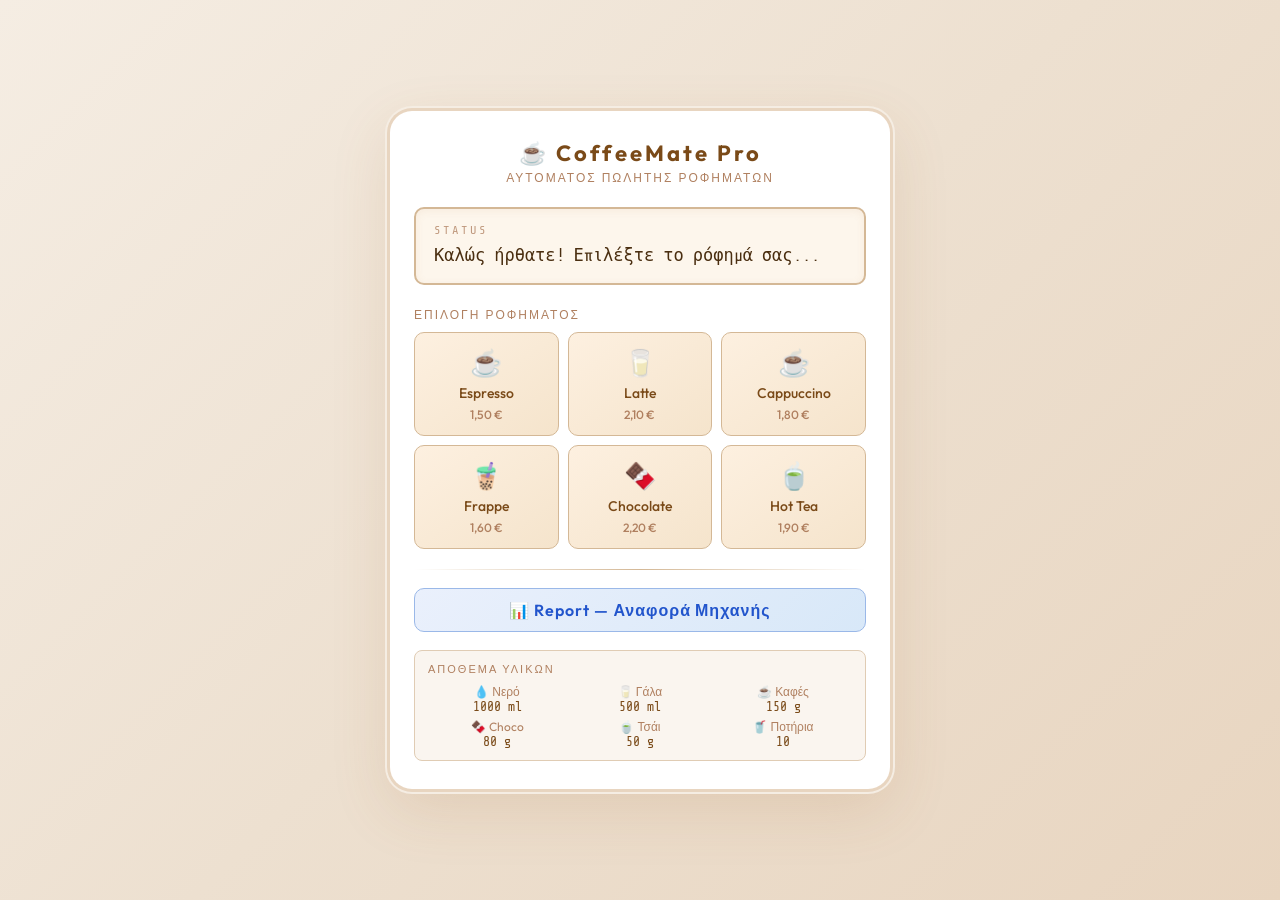
<file: projects/coffeemachineai.html>
<!DOCTYPE html>
<html lang="el">
<head>
  <meta charset="UTF-8">
  <meta name="viewport" content="width=device-width, initial-scale=1.0">
  <title>CoffeeMate Pro – Αυτόματος Πωλητής Ροφημάτων</title>
  <link href="https://fonts.googleapis.com/css2?family=Outfit:wght@300;400;500;600;700&family=Share+Tech+Mono&display=swap" rel="stylesheet">
  <style>
    *, *::before, *::after { margin: 0; padding: 0; box-sizing: border-box; }

    body {
      min-height: 100vh;
      background: linear-gradient(135deg, #f5ede3 0%, #ede0d0 50%, #e8d5c0 100%);
      display: flex; align-items: center; justify-content: center;
      font-family: 'Outfit', sans-serif;
      padding: 20px;
    }

    .machine {
      background: #ffffff;
      border-radius: 22px;
      padding: 28px 24px;
      width: 100%; max-width: 500px;
      box-shadow: 0 0 0 3px #e8d5c0, 0 0 0 5px #f5ede3, 0 20px 60px rgba(160,100,50,.15);
    }

    /* --- Header --- */
    .machine-header { text-align: center; margin-bottom: 22px; }
    .machine-header h1 { font-size: 22px; font-weight: 700; letter-spacing: 3px; color: #7a4a18; }
    .machine-header p  { font-size: 12px; color: #b08060; letter-spacing: 2px; margin-top: 3px; }

    /* --- Screen --- */
    .screen {
      background: #fdf6ec; border: 2px solid #d4b896; border-radius: 10px;
      padding: 14px 18px; margin-bottom: 22px; min-height: 72px;
      box-shadow: inset 0 2px 8px rgba(180,120,60,.08);
    }
    .screen-title { font-family: 'Share Tech Mono', monospace; color: #b08060; font-size: 12px; letter-spacing: 3px; opacity: .8; margin-bottom: 5px; }
    .screen-msg   { font-family: 'Share Tech Mono', monospace; color: #4a2e10; font-size: 17px; line-height: 1.6; }
    .screen-msg strong { color: #8a4a10; }

    /* --- Section label --- */
    .lbl { color: #b08060; font-size: 12px; letter-spacing: 2px; text-transform: uppercase; margin-bottom: 10px; }

    /* --- Drink grid --- */
    .drink-grid { display: grid; grid-template-columns: repeat(3,1fr); gap: 9px; margin-bottom: 20px; }

    .drink-btn {
      background: linear-gradient(145deg, #fdf0e0, #f5e4cc);
      border: 1px solid #d4b896; color: #7a4a18; border-radius: 10px;
      padding: 13px 6px; cursor: pointer; font-family: 'Outfit', sans-serif;
      font-size: 14px; font-weight: 500; text-align: center;
      display: flex; flex-direction: column; align-items: center; gap: 5px;
      transition: all .2s;
    }
    .drink-btn:hover { border-color: #a0622a; color: #5a3010; transform: translateY(-2px); box-shadow: 0 4px 14px rgba(160,98,42,.2); }
    .drink-btn.selected { background: linear-gradient(145deg, #f0d8b0, #e8c890); border-color: #a0622a; color: #5a3010; box-shadow: 0 0 12px rgba(160,98,42,.25); }
    .drink-btn.unavailable { opacity: .35; cursor: not-allowed; pointer-events: none; }
    .drink-btn .ico  { font-size: 26px; }
    .drink-btn .prc  { font-size: 12px; color: #b08060; }
    .drink-btn.selected .prc { color: #7a4a18; }

    /* --- Divider --- */
    .divider { height: 1px; background: linear-gradient(90deg,transparent,#d4b896,transparent); margin: 18px 0; }

    /* --- Payment section --- */
    .payment-section { display: none; }
    .payment-section.visible { display: block; animation: fadeUp .3s ease; }

    .coin-grid { display: grid; grid-template-columns: repeat(5,1fr); gap: 7px; margin-bottom: 14px; }
    .coin-item { display: flex; flex-direction: column; align-items: center; gap: 3px; cursor: pointer; }
    .coin-img  { width: 50px; height: 50px; border-radius: 50%; border: 2px solid #d4b896; object-fit: cover; transition: all .2s; }
    .coin-item:hover .coin-img { border-color: #a0622a; transform: scale(1.1); box-shadow: 0 0 12px rgba(160,98,42,.3); }
    .coin-cnt  { font-family: 'Share Tech Mono', monospace; color: #a0622a; font-size: 15px; }
    .coin-lbl  { font-size: 11px; color: #b08060; }

    .pay-info { background: #fdf6ec; border: 1px solid #d4b896; border-radius: 8px; padding: 11px 15px; margin-bottom: 13px; display: flex; justify-content: space-between; align-items: center; }
    .pay-info .lbl2 { color: #b08060; font-size: 15px; }
    .pay-info .val  { font-family: 'Share Tech Mono', monospace; color: #2a6e20; font-size: 20px; font-weight: 700; }

    .btn-pay {
      width: 100%; background: linear-gradient(135deg, #c07828, #a05c14);
      color: #fff; border: none; border-radius: 10px; padding: 13px;
      font-size: 17px; font-weight: 600; font-family: 'Outfit', sans-serif;
      cursor: pointer; letter-spacing: 1px; transition: all .2s; margin-bottom: 9px;
    }
    .btn-pay:hover { background: linear-gradient(135deg, #d48830, #b86c20); box-shadow: 0 4px 18px rgba(192,120,40,.35); }
    .btn-pay:active { transform: scale(.98); }

    .btn-new {
      display: none; width: 100%;
      background: linear-gradient(135deg, #eaf5ea, #d5ecd5);
      color: #1a7a30; border: 1px solid #7dc87d; border-radius: 10px;
      padding: 11px; font-size: 16px; font-weight: 600; font-family: 'Outfit', sans-serif;
      cursor: pointer; letter-spacing: 1px; transition: all .2s;
    }
    .btn-new:hover { background: linear-gradient(135deg, #d5ecd5, #c0e0c0); box-shadow: 0 4px 14px rgba(50,150,70,.2); }
    .btn-new.visible { display: block; }

    /* --- Inventory --- */
    .inv-panel { margin-top: 18px; background: #faf5ef; border: 1px solid #e0ccb4; border-radius: 8px; padding: 11px 13px; }
    .inv-title { color: #b08060; font-size: 11px; letter-spacing: 2px; text-transform: uppercase; margin-bottom: 8px; }
    .inv-grid  { display: grid; grid-template-columns: repeat(3,1fr); gap: 5px; }
    .inv-item  { text-align: center; }
    .inv-item .in  { color: #b08060; font-size: 12px; }
    .inv-item .iv  { font-family: 'Share Tech Mono', monospace; color: #7a4a18; font-size: 13px; }
    .inv-item .iv.low { color: #cc3300; }

    /* --- Animations --- */
    @keyframes fadeUp { from { opacity: 0; transform: translateY(-8px); } to { opacity: 1; transform: translateY(0); } }
    @keyframes msgIn  { from { opacity: 0; transform: translateX(-5px); } to { opacity: 1; transform: translateX(0); } }
    .msg-anim { animation: msgIn .3s ease; }

    /* --- Report Button --- */
    .btn-report {
      display: block; width: 100%; margin-top: 12px;
      background: linear-gradient(135deg, #eaf0fc, #d8e8f8);
      color: #2255cc; border: 1px solid #9ab8e8; border-radius: 10px;
      padding: 11px; font-size: 16px; font-weight: 600; font-family: 'Outfit', sans-serif;
      cursor: pointer; letter-spacing: 1px; transition: all .2s;
    }
    .btn-report:hover { background: linear-gradient(135deg, #d8e8f8, #c5daf5); box-shadow: 0 4px 14px rgba(50,100,220,.15); }

    /* --- Report Modal --- */
    .modal-overlay {
      display: none; position: fixed; inset: 0;
      background: rgba(200,160,100,.35); backdrop-filter: blur(4px);
      z-index: 100; align-items: center; justify-content: center;
    }
    .modal-overlay.open { display: flex; animation: fadeUp .25s ease; }

    .modal {
      background: #ffffff;
      border: 1px solid #e0ccb4; border-radius: 18px;
      padding: 28px 24px; width: 100%; max-width: 420px; margin: 20px;
      box-shadow: 0 0 0 2px #f5ede3, 0 20px 60px rgba(160,100,50,.2);
    }
    .modal-title {
      font-size: 19px; font-weight: 700; color: #2255cc;
      letter-spacing: 2px; text-align: center; margin-bottom: 22px;
    }
    .report-money {
      background: #f0faf0; border: 1px solid #9ad09a; border-radius: 10px;
      padding: 14px 18px; margin-bottom: 18px;
      display: flex; justify-content: space-between; align-items: center;
    }
    .report-money .rlbl { color: #6a9060; font-size: 15px; }
    .report-money .rval {
      font-family: 'Share Tech Mono', monospace; color: #1a6a20;
      font-size: 25px; font-weight: 700;
    }
    .report-table { width: 100%; border-collapse: collapse; margin-bottom: 20px; }
    .report-table th {
      font-size: 11px; letter-spacing: 2px; color: #b08060;
      text-transform: uppercase; padding: 0 6px 8px; text-align: left;
    }
    .report-table th:last-child { text-align: right; }
    .report-table td {
      font-family: 'Share Tech Mono', monospace; font-size: 14px;
      padding: 7px 6px; border-top: 1px solid #eee; color: #666;
    }
    .report-table td:last-child { text-align: right; }
    .report-table .need { color: #cc5500; font-weight: 600; }
    .report-table .full { color: #1a8a30; font-weight: 600; }
    .report-table .ing  { color: #4a2e10; }
    .btn-close {
      width: 100%; background: linear-gradient(135deg, #fdf0f0, #f5dede);
      color: #cc3333; border: 1px solid #e8aaaa; border-radius: 10px;
      padding: 11px; font-size: 16px; font-weight: 600; font-family: 'Outfit', sans-serif;
      cursor: pointer; letter-spacing: 1px; transition: all .2s;
    }
    .btn-close:hover { background: linear-gradient(135deg, #f5dede, #eecdcd); box-shadow: 0 4px 14px rgba(200,60,60,.15); }
  </style>
</head>
<body>

<div class="machine">

  <!-- Header -->
  <div class="machine-header">
    <h1>☕ CoffeeMate Pro</h1>
    <p>ΑΥΤΟΜΑΤΟΣ ΠΩΛΗΤΗΣ ΡΟΦΗΜΑΤΩΝ</p>
  </div>

  <!-- Display Screen -->
  <div class="screen">
    <div class="screen-title">STATUS</div>
    <div class="screen-msg" id="screenMsg">Καλώς ήρθατε! Επιλέξτε το ρόφημά σας...</div>
  </div>

  <!-- Drink Buttons -->
  <div class="lbl">Επιλογή Ροφήματος</div>
  <div class="drink-grid">
    <button class="drink-btn" id="btn-espresso"   onclick="selectDrink('espresso')">  <span class="ico">☕</span><span>Espresso</span>  <span class="prc">1,50 €</span></button>
    <button class="drink-btn" id="btn-latte"       onclick="selectDrink('latte')">    <span class="ico">🥛</span><span>Latte</span>      <span class="prc">2,10 €</span></button>
    <button class="drink-btn" id="btn-cappuccino"  onclick="selectDrink('cappuccino')"><span class="ico">☕</span><span>Cappuccino</span><span class="prc">1,80 €</span></button>
    <button class="drink-btn" id="btn-frappe"      onclick="selectDrink('frappe')">   <span class="ico">🧋</span><span>Frappe</span>    <span class="prc">1,60 €</span></button>
    <button class="drink-btn" id="btn-chocolate"   onclick="selectDrink('chocolate')"><span class="ico">🍫</span><span>Chocolate</span> <span class="prc">2,20 €</span></button>
    <button class="drink-btn" id="btn-hottea"      onclick="selectDrink('hottea')">   <span class="ico">🍵</span><span>Hot Tea</span>   <span class="prc">1,90 €</span></button>
  </div>

  <div class="divider"></div>

  <!-- Payment Section -->
  <div class="payment-section" id="paymentSection">
    <div class="lbl">Εισαγωγή Κερμάτων — Πατήστε για να εισάγετε</div>
    <div class="coin-grid">
      <div class="coin-item" onclick="insertCoin(2.00,'count200')">
        <img class="coin-img" src="./images/eur2.jpg" alt="2€">
        <div class="coin-cnt" id="count200">0</div>
        <div class="coin-lbl">2,00 €</div>
      </div>
      <div class="coin-item" onclick="insertCoin(1.00,'count100')">
        <img class="coin-img" src="./images/eur1.jpg" alt="1€">
        <div class="coin-cnt" id="count100">0</div>
        <div class="coin-lbl">1,00 €</div>
      </div>
      <div class="coin-item" onclick="insertCoin(0.50,'count050')">
        <img class="coin-img" src="./images/eur050.jpg" alt="0,50€">
        <div class="coin-cnt" id="count050">0</div>
        <div class="coin-lbl">0,50 €</div>
      </div>
      <div class="coin-item" onclick="insertCoin(0.20,'count020')">
        <img class="coin-img" src="./images/eur020.jpg" alt="0,20€">
        <div class="coin-cnt" id="count020">0</div>
        <div class="coin-lbl">0,20 €</div>
      </div>
      <div class="coin-item" onclick="insertCoin(0.10,'count010')">
        <img class="coin-img" src="./images/eur010.jpg" alt="0,10€">
        <div class="coin-cnt" id="count010">0</div>
        <div class="coin-lbl">0,10 €</div>
      </div>
    </div>

    <div class="pay-info">
      <span class="lbl2">Εισήχθηκαν:</span>
      <span class="val" id="payDisplay">0,00 €</span>
    </div>

    <button class="btn-pay" id="btnPay" onclick="processPayment()">💳 Πληρωμή</button>
  </div>

  <button class="btn-new" id="btnNew" onclick="newOrder()">🔄 Νέο Ρόφημα</button>
  <button class="btn-report" onclick="showReport()">📊 Report — Αναφορά Μηχανής</button>

  <!-- Inventory display -->
  <div class="inv-panel">
    <div class="inv-title">Απόθεμα Υλικών</div>
    <div class="inv-grid">
      <div class="inv-item"><div class="in">💧 Νερό</div>    <div class="iv" id="inv-water"></div></div>
      <div class="inv-item"><div class="in">🥛 Γάλα</div>    <div class="iv" id="inv-milk"></div></div>
      <div class="inv-item"><div class="in">☕ Καφές</div>   <div class="iv" id="inv-coffee"></div></div>
      <div class="inv-item"><div class="in">🍫 Choco</div>   <div class="iv" id="inv-choco"></div></div>
      <div class="inv-item"><div class="in">🍵 Τσάι</div>    <div class="iv" id="inv-tea"></div></div>
      <div class="inv-item"><div class="in">🥤 Ποτήρια</div> <div class="iv" id="inv-cup"></div></div>
    </div>
  </div>

</div><!-- /machine -->

<!-- Report Modal -->
<div class="modal-overlay" id="reportModal">
  <div class="modal">
    <div class="modal-title">📊 ΑΝΑΦΟΡΑ ΜΗΧΑΝΗΣ</div>

    <div class="report-money">
      <span class="rlbl">💰 Συνολικά Έσοδα:</span>
      <span class="rval" id="rpt-tameio">0,00 €</span>
    </div>

    <table class="report-table">
      <thead>
        <tr>
          <th>Υλικό</th>
          <th>Απόθεμα</th>
          <th>Χωρητικότητα</th>
          <th>Συμπλήρωση</th>
        </tr>
      </thead>
      <tbody id="rpt-tbody"></tbody>
    </table>

    <button class="btn-close" onclick="closeReport()">✖ Κλείσιμο</button>
  </div>
</div>

<script>
  // =====================================================
  //  ΔΕΔΟΜΕΝΑ
  // =====================================================
  const menu = {
    espresso:  { systatika: { water: 50,  milk: 0,   coffee: 18, cup: 1 }, cost: 1.50 },
    latte:     { systatika: { water: 200, milk: 150, coffee: 24, cup: 1 }, cost: 2.10 },
    cappuccino:{ systatika: { water: 250, milk: 100, coffee: 25, cup: 1 }, cost: 1.80 },
    frappe:    { systatika: { water: 260, milk: 0,   coffee: 28, cup: 1 }, cost: 1.60 },
    chocolate: { systatika: { water: 230, milk: 120, choco: 30,  cup: 1 }, cost: 2.20 },
    hottea:    { systatika: { water: 270, tea: 15,              cup: 1 }, cost: 1.90 },
  };

  const NAMES  = { espresso:'Espresso', latte:'Latte', cappuccino:'Cappuccino', frappe:'Frappe', chocolate:'Chocolate', hottea:'Hot Tea' };
  const EMOJIS = { espresso:'☕', latte:'🥛', cappuccino:'☕', frappe:'🧋', chocolate:'🍫', hottea:'🍵' };
  const LOW    = { water: 200, milk: 100, coffee: 40, choco: 20, tea: 15, cup: 2 };
  const UNITS  = { water: ' ml', milk: ' ml', coffee: ' g', choco: ' g', tea: ' g', cup: '' };

  let apothema = { water: 1000, milk: 500, coffee: 150, choco: 80, tea: 50, cup: 10 };
  let tameio   = 0;

  // State
  let currentDrink = null;
  let payment      = 0;
  let paid         = false; // true after successful payment

  // =====================================================
  //  HELPERS
  // =====================================================
  function fmt(num) { return num.toFixed(2).replace('.', ',') + ' €'; }

  function setScreen(html) {
    const el = document.getElementById('screenMsg');
    el.innerHTML = html;
    el.classList.remove('msg-anim');
    void el.offsetWidth;
    el.classList.add('msg-anim');
  }

  function updateInventoryDisplay() {
    ['water','milk','coffee','choco','tea','cup'].forEach(k => {
      const el = document.getElementById('inv-' + k);
      el.textContent = apothema[k] + UNITS[k];
      el.classList.toggle('low', apothema[k] <= LOW[k]);
    });
  }

  function missingIngredients(drink) {
    const s = menu[drink].systatika;
    const missing = [];
    if ((s.water  || 0) > apothema.water)  missing.push('νερό');
    if ((s.milk   || 0) > apothema.milk)   missing.push('γάλα');
    if ((s.coffee || 0) > apothema.coffee) missing.push('καφέ');
    if ((s.choco  || 0) > apothema.choco)  missing.push('σοκολάτα');
    if ((s.tea    || 0) > apothema.tea)    missing.push('τσάι');
    if ((s.cup    || 0) > apothema.cup)    missing.push('ποτήρια');
    return missing;
  }

  function updateDrinkButtons() {
    Object.keys(menu).forEach(drink => {
      const btn = document.getElementById('btn-' + drink);
      const miss = missingIngredients(drink);
      btn.classList.toggle('unavailable', miss.length > 0);
      btn.title = miss.length > 0 ? 'Δεν υπάρχει: ' + miss.join(', ') : '';
    });
  }

  function resetPayment() {
    payment = 0;
    paid    = false;
    ['count200','count100','count050','count020','count010'].forEach(id => {
      document.getElementById(id).textContent = '0';
    });
    document.getElementById('payDisplay').textContent = '0,00 €';
  }

  // =====================================================
  //  ΕΠΙΛΟΓΗ ΡΟΦΗΜΑΤΟΣ
  // =====================================================
  function selectDrink(drink) {
    if (paid) return; // waiting for "new order"

    // Deselect previous
    if (currentDrink) document.getElementById('btn-' + currentDrink).classList.remove('selected');

    const missing = missingIngredients(drink);
    if (missing.length > 0) {
      setScreen(`⚠️ Δεν υπάρχει αρκετό <strong>${missing.join(', ')}</strong>.<br>Παρακαλώ επιλέξτε άλλο ρόφημα.`);
      currentDrink = null;
      return;
    }

    currentDrink = drink;
    document.getElementById('btn-' + drink).classList.add('selected');
    resetPayment();

    const cost = fmt(menu[drink].cost);
    setScreen(`✅ Επιλέξατε: <strong>${NAMES[drink]} ${EMOJIS[drink]}</strong><br>Κόστος: <strong>${cost}</strong> — Εισάγετε κέρματα &amp; πατήστε Πληρωμή`);

    document.getElementById('paymentSection').classList.add('visible');
    document.getElementById('btnNew').classList.add('visible');
  }

  // =====================================================
  //  ΕΙΣΑΓΩΓΗ ΚΕΡΜΑΤΟΣ
  // =====================================================
  function insertCoin(value, countId) {
    if (!currentDrink) { setScreen('⚠️ Επιλέξτε πρώτα ρόφημα!'); return; }
    if (paid)          return;

    payment = Math.round((payment + value) * 100) / 100;
    const el = document.getElementById(countId);
    el.textContent = parseInt(el.textContent) + 1;
    document.getElementById('payDisplay').textContent = fmt(payment);

    const cost    = menu[currentDrink].cost;
    const needed  = Math.max(0, cost - payment);
    if (needed > 0) {
      setScreen(`💰 Εισήχθηκαν: <strong>${fmt(payment)}</strong><br>Χρειάζεστε ακόμα: <strong>${fmt(needed)}</strong>`);
    } else {
      setScreen(`✅ Αρκετά κέρματα! Εισήχθηκαν: <strong>${fmt(payment)}</strong><br>Πατήστε <strong>Πληρωμή</strong> για να ολοκληρώσετε.`);
    }
  }

  // =====================================================
  //  ΠΛΗΡΩΜΗ
  // =====================================================
  function processPayment() {
    if (!currentDrink) { setScreen('⚠️ Επιλέξτε πρώτα ρόφημα!'); return; }
    if (paid)          return;

    const cost = menu[currentDrink].cost;

    if (payment < cost) {
      const needed = fmt(cost - payment);
      setScreen(`⚠️ Ανεπαρκές ποσό!<br>Εισάγετε ακόμα <strong>${needed}</strong> για να πληρώσετε.`);
      return;
    }

    // --- Payment successful ---
    paid   = true;
    tameio = Math.round((tameio + cost) * 100) / 100;

    // Deduct ingredients
    const s = menu[currentDrink].systatika;
    if (s.water)  apothema.water  -= s.water;
    if (s.milk)   apothema.milk   -= s.milk;
    if (s.coffee) apothema.coffee -= s.coffee;
    if (s.choco)  apothema.choco  -= s.choco;
    if (s.tea)    apothema.tea    -= s.tea;
    if (s.cup)    apothema.cup    -= s.cup;

    updateInventoryDisplay();
    updateDrinkButtons();

    // Disable coins
    document.getElementById('paymentSection').classList.remove('visible');

    const change = Math.round((payment - cost) * 100) / 100;
    const changeLine = change > 0
      ? `<br>💵 Τα ρέστα σας: <strong>${fmt(change)}</strong>`
      : '';

    setScreen(
      `${EMOJIS[currentDrink]} Το <strong>${NAMES[currentDrink]}</strong> σας είναι έτοιμο!<br>` +
      `Πληρώσατε: ${fmt(payment)} — Κόστος: ${fmt(cost)}${changeLine}<br>` +
      `Ευχαριστούμε! 🙏`
    );
  }

  // =====================================================
  //  ΝΕΑ ΠΑΡΑΓΓΕΛΙΑ
  // =====================================================
  function newOrder() {
    if (currentDrink) document.getElementById('btn-' + currentDrink).classList.remove('selected');
    currentDrink = null;
    paid         = false;
    resetPayment();

    document.getElementById('paymentSection').classList.remove('visible');
    document.getElementById('btnNew').classList.remove('visible');

    setScreen('Καλώς ήρθατε! Επιλέξτε το ρόφημά σας...');
  }

  // =====================================================
  //  REPORT
  // =====================================================
  const MAX = { water: 1000, milk: 500, coffee: 150, choco: 80, tea: 50, cup: 10 };
  const RPT_LABELS = [
    { key: 'water',  icon: '💧', name: 'Νερό',    unit: ' ml' },
    { key: 'milk',   icon: '🥛', name: 'Γάλα',    unit: ' ml' },
    { key: 'coffee', icon: '☕', name: 'Καφές',   unit: ' g'  },
    { key: 'choco',  icon: '🍫', name: 'Choco',   unit: ' g'  },
    { key: 'tea',    icon: '🍵', name: 'Τσάι',    unit: ' g'  },
    { key: 'cup',    icon: '🥤', name: 'Ποτήρια', unit: ''    },
  ];

  function showReport() {
    document.getElementById('rpt-tameio').textContent = fmt(tameio);

    const tbody = document.getElementById('rpt-tbody');
    tbody.innerHTML = '';
    RPT_LABELS.forEach(({ key, icon, name, unit }) => {
      const current = apothema[key];
      const max     = MAX[key];
      const refill  = max - current;
      const isFull  = refill === 0;
      const tr = document.createElement('tr');
      tr.innerHTML =
        `<td class="ing">${icon} ${name}</td>` +
        `<td>${current}${unit}</td>` +
        `<td>${max}${unit}</td>` +
        `<td class="${isFull ? 'full' : 'need'}">${isFull ? '✔ Πλήρες' : '+' + refill + unit}</td>`;
      tbody.appendChild(tr);
    });

    document.getElementById('reportModal').classList.add('open');
  }

  function closeReport() {
    document.getElementById('reportModal').classList.remove('open');
  }

  // Close modal when clicking outside
  document.getElementById('reportModal').addEventListener('click', function(e) {
    if (e.target === this) closeReport();
  });

  // =====================================================
  //  INIT
  // =====================================================
  updateInventoryDisplay();
  updateDrinkButtons();
</script>

</body>
</html>
</file>
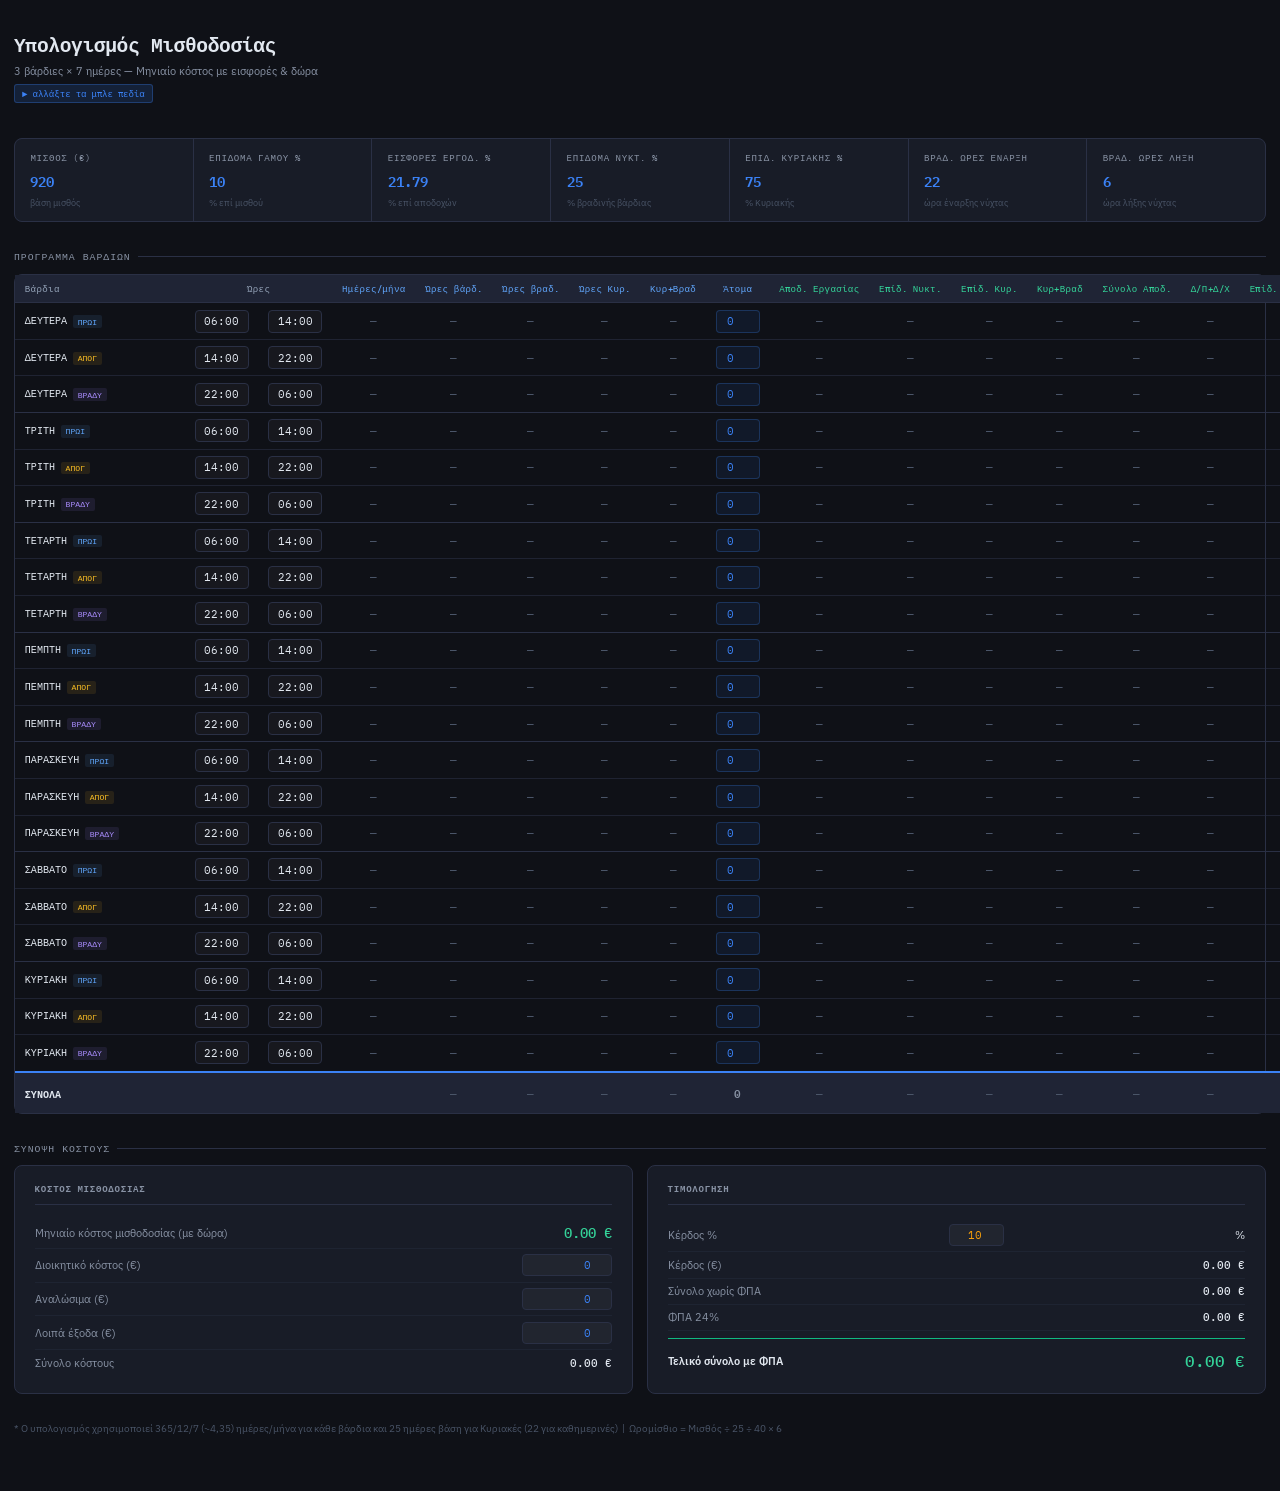
<file: projects/kostos_misth_vardies.html>
<!DOCTYPE html>
<html lang="el">
<head>
<meta charset="UTF-8">
<meta name="viewport" content="width=device-width, initial-scale=1.0">
<title>Υπολογισμός Μισθοδοσίας – 3 Βάρδιες</title>
<link href="https://fonts.googleapis.com/css2?family=IBM+Plex+Mono:wght@400;500;600&family=IBM+Plex+Sans:wght@300;400;500;600&display=swap" rel="stylesheet">
<style>
  :root {
    --bg: #0f1117;
    --surface: #181c27;
    --surface2: #1f2435;
    --border: #2a3045;
    --accent: #3b82f6;
    --accent2: #10b981;
    --accent3: #f59e0b;
    --text: #e2e8f0;
    --text2: #8892a4;
    --text3: #4a5568;
    --red: #ef4444;
    --mono: 'IBM Plex Mono', monospace;
    --sans: 'IBM Plex Sans', sans-serif;
  }
  *, *::before, *::after { box-sizing: border-box; margin: 0; padding: 0; }
  html { font-size: 14px; }
  body {
    background: var(--bg);
    color: var(--text);
    font-family: var(--sans);
    min-height: 100vh;
    padding: 2rem 1rem 4rem;
  }

  /* Header */
  .header {
    max-width: 1400px;
    margin: 0 auto 2.5rem;
    display: flex;
    align-items: flex-start;
    justify-content: space-between;
    gap: 1rem;
    flex-wrap: wrap;
  }
  .header-left h1 {
    font-family: var(--mono);
    font-size: 1.4rem;
    font-weight: 600;
    letter-spacing: -0.02em;
    color: var(--text);
  }
  .header-left p {
    font-size: 0.8rem;
    color: var(--text2);
    margin-top: 0.3rem;
  }
  .badge {
    display: inline-block;
    font-family: var(--mono);
    font-size: 0.65rem;
    padding: 0.2rem 0.5rem;
    border-radius: 3px;
    background: rgba(59,130,246,0.15);
    color: var(--accent);
    border: 1px solid rgba(59,130,246,0.3);
    margin-top: 0.4rem;
  }

  /* Params panel */
  .params-panel {
    max-width: 1400px;
    margin: 0 auto 2rem;
    display: grid;
    grid-template-columns: repeat(auto-fit, minmax(160px, 1fr));
    gap: 1px;
    background: var(--border);
    border: 1px solid var(--border);
    border-radius: 8px;
    overflow: hidden;
  }
  .param-item {
    background: var(--surface);
    padding: 0.9rem 1.1rem;
    display: flex;
    flex-direction: column;
    gap: 0.35rem;
  }
  .param-label {
    font-size: 0.65rem;
    font-family: var(--mono);
    color: var(--text2);
    text-transform: uppercase;
    letter-spacing: 0.08em;
  }
  .param-input {
    font-family: var(--mono);
    font-size: 1rem;
    font-weight: 600;
    color: var(--accent);
    background: transparent;
    border: none;
    outline: none;
    width: 100%;
    padding: 0;
  }
  .param-input:focus { color: #60a5fa; }
  .param-note {
    font-size: 0.65rem;
    color: var(--text3);
  }

  /* Section title */
  .section-title {
    max-width: 1400px;
    margin: 0 auto 0.75rem;
    font-family: var(--mono);
    font-size: 0.7rem;
    text-transform: uppercase;
    letter-spacing: 0.1em;
    color: var(--text2);
    display: flex;
    align-items: center;
    gap: 0.5rem;
  }
  .section-title::after {
    content: '';
    flex: 1;
    height: 1px;
    background: var(--border);
  }

  /* Main table wrapper */
  .table-wrap {
    margin: 0 auto 2rem;
    border-radius: 8px;
    border: 1px solid var(--border);
  }
  table {
    width: 100%;
    border-collapse: collapse;
    font-family: var(--mono);
    font-size: 0.78rem;
    min-width: 0;
  }
  thead tr {
    background: var(--surface2);
  }
  th {
    padding: 0.55rem 0.7rem;
    text-align: center;
    font-weight: 500;
    font-size: 0.65rem;
    letter-spacing: 0.04em;
    color: var(--text2);
    border-bottom: 1px solid var(--border);
    white-space: nowrap;
  }
  th.left { text-align: left; }
  /* color-coded header groups */
  th.grp-time { color: #94a3b8; }
  th.grp-hours { color: #60a5fa; }
  th.grp-cost { color: #34d399; }
  th.grp-total { color: #fbbf24; }

  tbody tr {
    border-bottom: 1px solid rgba(42,48,69,0.6);
    transition: background 0.1s;
  }
  tbody tr:hover { background: rgba(255,255,255,0.02); }

  /* Day group separators */
  tbody tr.day-first td { border-top: 1px solid var(--border); }

  td {
    padding: 0.45rem 0.7rem;
    text-align: center;
    color: var(--text2);
    vertical-align: middle;
  }
  td.label-cell {
    text-align: left;
    color: var(--text);
    font-size: 0.72rem;
    white-space: nowrap;
    min-width: 170px;
  }
  td.label-cell .vardio {
    display: inline-block;
    font-size: 0.58rem;
    padding: 0.1rem 0.35rem;
    border-radius: 2px;
    margin-left: 0.4rem;
    vertical-align: middle;
  }
  .vardio.proi  { background: rgba(96,165,250,0.1); color: #60a5fa; }
  .vardio.apog  { background: rgba(251,191,36,0.1); color: #fbbf24; }
  .vardio.bradu { background: rgba(167,139,250,0.1); color: #a78bfa; }

  input.atoms-in {
    width: 44px;
    background: rgba(59,130,246,0.08);
    border: 1px solid rgba(59,130,246,0.25);
    border-radius: 4px;
    color: var(--accent);
    font-family: var(--mono);
    font-size: 0.78rem;
    text-align: center;
    padding: 0.25rem 0.3rem;
    outline: none;
    transition: border-color 0.15s;
  }
  input.atoms-in:focus { border-color: var(--accent); }
  input.time-in {
    width: 54px;
    background: rgba(255,255,255,0.03);
    border: 1px solid var(--border);
    border-radius: 4px;
    color: var(--text);
    font-family: var(--mono);
    font-size: 0.78rem;
    text-align: center;
    padding: 0.25rem 0.3rem;
    outline: none;
  }
  input.time-in:focus { border-color: #4a5568; }

  .calc-val { color: var(--text2); }
  .calc-val.highlight { color: #34d399; font-weight: 500; }
  .calc-val.blue { color: #60a5fa; }
  .calc-val.amber { color: #fbbf24; }
  .calc-val.zero { color: var(--text3); }

  /* Totals row */
  tfoot tr.totals-row td {
    background: var(--surface2);
    border-top: 2px solid var(--accent);
    color: var(--text);
    font-weight: 600;
    padding: 0.65rem 0.7rem;
  }
  tfoot tr.totals-row td.grand { color: #34d399; font-size: 0.9rem; }

  /* Summary box */
  .summary {
    max-width: 1400px;
    margin: 0 auto 2rem;
    display: grid;
    grid-template-columns: 1fr 1fr;
    gap: 1rem;
  }
  @media (max-width: 700px) { .summary { grid-template-columns: 1fr; } }

  .summary-card {
    background: var(--surface);
    border: 1px solid var(--border);
    border-radius: 8px;
    padding: 1.2rem 1.4rem;
  }
  .summary-card h3 {
    font-family: var(--mono);
    font-size: 0.65rem;
    text-transform: uppercase;
    letter-spacing: 0.08em;
    color: var(--text2);
    margin-bottom: 1rem;
    padding-bottom: 0.6rem;
    border-bottom: 1px solid var(--border);
  }
  .sum-row {
    display: flex;
    justify-content: space-between;
    align-items: center;
    padding: 0.4rem 0;
    border-bottom: 1px solid rgba(42,48,69,0.4);
    font-size: 0.8rem;
  }
  .sum-row:last-child { border-bottom: none; }
  .sum-row .slabel { color: var(--text2); }
  .sum-row .sval {
    font-family: var(--mono);
    font-weight: 500;
    color: var(--text);
  }
  .sum-row.accent .sval { color: #34d399; font-size: 1rem; }
  .sum-row.final {
    margin-top: 0.5rem;
    padding-top: 0.8rem;
    border-top: 1px solid var(--accent2);
    border-bottom: none;
  }
  .sum-row.final .slabel { color: var(--text); font-weight: 600; }
  .sum-row.final .sval { color: #34d399; font-size: 1.15rem; }

  .extra-input {
    width: 90px;
    background: rgba(255,255,255,0.04);
    border: 1px solid var(--border);
    border-radius: 4px;
    color: var(--accent);
    font-family: var(--mono);
    font-size: 0.8rem;
    text-align: right;
    padding: 0.2rem 0.4rem;
    outline: none;
  }
  .extra-input:focus { border-color: var(--accent); }

  .margin-input {
    width: 55px;
    background: rgba(255,255,255,0.04);
    border: 1px solid var(--border);
    border-radius: 4px;
    color: var(--accent3);
    font-family: var(--mono);
    font-size: 0.8rem;
    text-align: right;
    padding: 0.2rem 0.4rem;
    outline: none;
  }
  .margin-input:focus { border-color: var(--accent3); }

  .note { font-size: 0.7rem; color: var(--text3); max-width: 1400px; margin: 0 auto; }
</style>
</head>
<body>

<div class="header">
  <div class="header-left">
    <h1>Υπολογισμός Μισθοδοσίας</h1>
    <p>3 βάρδιες × 7 ημέρες — Μηνιαίο κόστος με εισφορές &amp; δώρα</p>
    <span class="badge">► αλλάξτε τα μπλε πεδία</span>
  </div>
</div>

<!-- Params -->
<div class="params-panel">
  <div class="param-item">
    <span class="param-label">Μισθός (€)</span>
    <input class="param-input" id="p_misthos" type="number" value="920" min="0" step="10">
    <span class="param-note">βάση μισθός</span>
  </div>
  <div class="param-item">
    <span class="param-label">Επίδομα γάμου %</span>
    <input class="param-input" id="p_epid_pct" type="number" value="10" min="0" step="1">
    <span class="param-note">% επί μισθού</span>
  </div>
  <div class="param-item">
    <span class="param-label">Εισφορές εργοδ. %</span>
    <input class="param-input" id="p_eisfores" type="number" value="21.79" min="0" step="0.01">
    <span class="param-note">% επί αποδοχών</span>
  </div>
  <div class="param-item">
    <span class="param-label">Επίδομα νυκτ. %</span>
    <input class="param-input" id="p_nykt" type="number" value="25" min="0" step="1">
    <span class="param-note">% βραδινής βάρδιας</span>
  </div>
  <div class="param-item">
    <span class="param-label">Επίδ. Κυριακής %</span>
    <input class="param-input" id="p_kyr" type="number" value="75" min="0" step="1">
    <span class="param-note">% Κυριακής</span>
  </div>
  <div class="param-item">
    <span class="param-label">Βραδ. ώρες έναρξη</span>
    <input class="param-input" id="p_bradu_start" type="number" value="22" min="0" max="23" step="1">
    <span class="param-note">ώρα έναρξης νύχτας</span>
  </div>
  <div class="param-item">
    <span class="param-label">Βραδ. ώρες λήξη</span>
    <input class="param-input" id="p_bradu_end" type="number" value="6" min="0" max="23" step="1">
    <span class="param-note">ώρα λήξης νύχτας</span>
  </div>
</div>

<div class="section-title">Πρόγραμμα Βαρδιών</div>

<div class="table-wrap">
<table>
  <thead>
    <tr>
      <th class="left grp-time" colspan="1">Βάρδια</th>
      <th class="grp-time" colspan="2">Ώρες</th>
      <th class="grp-hours">Ημέρες/μήνα</th>
      <th class="grp-hours">Ώρες βάρδ.</th>
      <th class="grp-hours">Ώρες βραδ.</th>
      <th class="grp-hours">Ώρες Κυρ.</th>
      <th class="grp-hours">Κυρ+Βραδ</th>
      <th class="grp-hours">Άτομα</th>
      <th class="grp-cost">Αποδ. Εργασίας</th>
      <th class="grp-cost">Επίδ. Νυκτ.</th>
      <th class="grp-cost">Επίδ. Κυρ.</th>
      <th class="grp-cost">Κυρ+Βραδ</th>
      <th class="grp-cost">Σύνολο Αποδ.</th>
      <th class="grp-cost">Δ/Π+Δ/Χ</th>
      <th class="grp-cost">Επίδ. Αδείας</th>
      <th class="grp-cost">Σύνολο μ/δώρα</th>
      <th class="grp-total">Εισφορές Εργοδ.</th>
      <th class="grp-total">Γενικό Σύνολο</th>
      <th class="grp-total">Σύν. Ωρών</th>
      <th class="grp-total">Κόστος/Ώρα</th>
      <th class="grp-total">Κόστος/Φύλαξη</th>
    </tr>
  </thead>
  <tbody id="tbody"></tbody>
  <tfoot>
    <tr class="totals-row" id="totals-row">
      <td colspan="4" class="label-cell" style="text-align:left;font-weight:600;">ΣΥΝΟΛΑ</td>
      <td id="t_hours_total"></td>
      <td id="t_bradu_h"></td>
      <td id="t_kyr_h"></td>
      <td id="t_kyrbr_h"></td>
      <td id="t_atoma"></td>
      <td id="t_apod"></td>
      <td id="t_nykt"></td>
      <td id="t_kyr_e"></td>
      <td id="t_kyrbr_e"></td>
      <td id="t_sum_apod"></td>
      <td id="t_dp"></td>
      <td id="t_adeia"></td>
      <td id="t_meta_dora"></td>
      <td id="t_eisf"></td>
      <td id="t_geniko" class="grand"></td>
      <td id="t_sum_wron"></td>
      <td id="t_cost_wra"></td>
      <td id="t_cost_ful"></td>
    </tr>
  </tfoot>
</table>
</div>

<!-- Summary -->
<div class="section-title">Σύνοψη Κόστους</div>
<div class="summary">
  <div class="summary-card">
    <h3>Κόστος Μισθοδοσίας</h3>
    <div class="sum-row accent">
      <span class="slabel">Μηνιαίο κόστος μισθοδοσίας (με δώρα)</span>
      <span class="sval" id="s_misthos_total">—</span>
    </div>
    <div class="sum-row">
      <span class="slabel">Διοικητικό κόστος (€)</span>
      <input class="extra-input" id="s_dioi" type="number" value="0" min="0">
    </div>
    <div class="sum-row">
      <span class="slabel">Αναλώσιμα (€)</span>
      <input class="extra-input" id="s_anal" type="number" value="0" min="0">
    </div>
    <div class="sum-row">
      <span class="slabel">Λοιπά έξοδα (€)</span>
      <input class="extra-input" id="s_loipa" type="number" value="0" min="0">
    </div>
    <div class="sum-row">
      <span class="slabel">Σύνολο κόστους</span>
      <span class="sval" id="s_synolo_kostous">—</span>
    </div>
  </div>
  <div class="summary-card">
    <h3>Τιμολόγηση</h3>
    <div class="sum-row">
      <span class="slabel">Κέρδος %</span>
      <input class="margin-input" id="s_kerdos_pct" type="number" value="10" min="0" step="1"> %
    </div>
    <div class="sum-row">
      <span class="slabel">Κέρδος (€)</span>
      <span class="sval" id="s_kerdos_eur">—</span>
    </div>
    <div class="sum-row">
      <span class="slabel">Σύνολο χωρίς ΦΠΑ</span>
      <span class="sval" id="s_xwris_fpa">—</span>
    </div>
    <div class="sum-row">
      <span class="slabel">ΦΠΑ 24%</span>
      <span class="sval" id="s_fpa">—</span>
    </div>
    <div class="sum-row final">
      <span class="slabel">Τελικό σύνολο με ΦΠΑ</span>
      <span class="sval" id="s_final">—</span>
    </div>
  </div>
</div>

<p class="note">* Ο υπολογισμός χρησιμοποιεί 365/12/7 (~4,35) ημέρες/μήνα για κάθε βάρδια και 25 ημέρες βάση για Κυριακές (22 για καθημερινές) &nbsp;|&nbsp; Ωρομίσθιο = Μισθός ÷ 25 ÷ 40 × 6</p>

<script>
const SHIFTS = [
  {label:'ΔΕΥΤΕΡΑ (ΠΡΩΙ)',    type:'proi',  from:'06:00',to:'14:00',isSun:false,nextDaySun:false},
  {label:'ΔΕΥΤΕΡΑ (ΑΠΟΓΕΥΜΑ)',type:'apog',  from:'14:00',to:'22:00',isSun:false,nextDaySun:false},
  {label:'ΔΕΥΤΕΡΑ (ΒΡΑΔΥ)',   type:'bradu', from:'22:00',to:'06:00',isSun:false,nextDaySun:false},
  {label:'ΤΡΙΤΗ (ΠΡΩΙ)',      type:'proi',  from:'06:00',to:'14:00',isSun:false,nextDaySun:false},
  {label:'ΤΡΙΤΗ (ΑΠΟΓΕΥΜΑ)', type:'apog',  from:'14:00',to:'22:00',isSun:false,nextDaySun:false},
  {label:'ΤΡΙΤΗ (ΒΡΑΔΥ)',    type:'bradu', from:'22:00',to:'06:00',isSun:false,nextDaySun:false},
  {label:'ΤΕΤΑΡΤΗ (ΠΡΩΙ)',   type:'proi',  from:'06:00',to:'14:00',isSun:false,nextDaySun:false},
  {label:'ΤΕΤΑΡΤΗ (ΑΠΟΓΕΥΜΑ)',type:'apog', from:'14:00',to:'22:00',isSun:false,nextDaySun:false},
  {label:'ΤΕΤΑΡΤΗ (ΒΡΑΔΥ)',  type:'bradu', from:'22:00',to:'06:00',isSun:false,nextDaySun:false},
  {label:'ΠΕΜΠΤΗ (ΠΡΩΙ)',    type:'proi',  from:'06:00',to:'14:00',isSun:false,nextDaySun:false},
  {label:'ΠΕΜΠΤΗ (ΑΠΟΓΕΥΜΑ)',type:'apog',  from:'14:00',to:'22:00',isSun:false,nextDaySun:false},
  {label:'ΠΕΜΠΤΗ (ΒΡΑΔΥ)',   type:'bradu', from:'22:00',to:'06:00',isSun:false,nextDaySun:false},
  {label:'ΠΑΡΑΣΚΕΥΗ (ΠΡΩΙ)', type:'proi',  from:'06:00',to:'14:00',isSun:false,nextDaySun:false},
  {label:'ΠΑΡΑΣΚΕΥΗ (ΑΠΟΓΕΥΜΑ)',type:'apog',from:'14:00',to:'22:00',isSun:false,nextDaySun:false},
  {label:'ΠΑΡΑΣΚΕΥΗ (ΒΡΑΔΥ)',type:'bradu', from:'22:00',to:'06:00',isSun:false,nextDaySun:false},
  {label:'ΣΑΒΒΑΤΟ (ΠΡΩΙ)',   type:'proi',  from:'06:00',to:'14:00',isSun:false,nextDaySun:false},
  {label:'ΣΑΒΒΑΤΟ (ΑΠΟΓΕΥΜΑ)',type:'apog', from:'14:00',to:'22:00',isSun:false,nextDaySun:false},
  {label:'ΣΑΒΒΑΤΟ (ΒΡΑΔΥ)', type:'bradu', from:'22:00',to:'06:00',isSun:false,nextDaySun:true},
  {label:'ΚΥΡΙΑΚΗ (ΠΡΩΙ)',   type:'proi',  from:'06:00',to:'14:00',isSun:true, nextDaySun:false},
  {label:'ΚΥΡΙΑΚΗ (ΑΠΟΓΕΥΜΑ)',type:'apog', from:'14:00',to:'22:00',isSun:true, nextDaySun:false},
  {label:'ΚΥΡΙΑΚΗ (ΒΡΑΔΥ)', type:'bradu', from:'22:00',to:'06:00',isSun:true, nextDaySun:false},
];

const DAY_FIRST_ROWS = new Set([0,3,6,9,12,15,18]);

function timeToH(str) {
  const [h,m] = str.split(':').map(Number);
  return h + m/60;
}

// Υπολογισμός ωρών ανά κατηγορία — ΑΜΟΙΒΑΙΑ ΑΠΟΚΛΕΙΣΤΙΚΕΣ:
//   nightH    = νυχτερινές ώρες Δευτέρα–Σάββατο (ΟΧΙ Κυριακή)
//   sunH      = ημερήσιες ώρες Κυριακής 06:00–22:00
//   sunNightH = νυχτερινές ώρες Κυριακής 22:00–06:00
// isSunStart: η βάρδια ξεκινά Κυριακή | isSunEnd: η επόμενη ημέρα είναι Κυριακή
function calcHourCategories(fromH, toH, nightStart, nightEnd, isSunStart, isSunEnd) {
  const endH   = toH < fromH ? toH + 24 : toH;
  const totalH = endH - fromH;

  function isNightClock(h) {
    const hmod = ((h % 24) + 24) % 24;
    return nightStart < nightEnd
      ? hmod >= nightStart && hmod < nightEnd
      : hmod >= nightStart || hmod < nightEnd;
  }

  function isSunday(t) {
    // Η ημέρα αλλάζει όταν το ρολόι περάσει τα 00:00
    // fromH + t >= 24 σημαίνει ότι έχουμε περάσει μεσάνυχτα
    return (fromH + t) < 24 ? isSunStart : isSunEnd;
  }

  const STEP = 0.25;
  let nightH = 0, sunH = 0, sunNightH = 0;

  for (let t = 0; t < totalH - 1e-9; t += STEP) {
    const mid    = t + STEP / 2;
    const clockH = ((fromH + mid) % 24 + 24) % 24;
    const night  = isNightClock(clockH);
    const sun    = isSunday(mid);

    if (sun && night)      sunNightH += STEP;  // Κυριακή βράδυ
    else if (sun)          sunH      += STEP;  // Κυριακή ημέρα
    else if (night)        nightH    += STEP;  // Νυχτ. Δευτ–Σαββ
    // else: απλή ημερήσια εργασία
  }

  return { nightH, sunH, sunNightH };
}

function fmt(v, dec=2) {
  if (v === null || v === undefined || isNaN(v)) return '<span class="calc-val zero">—</span>';
  if (v === 0) return '<span class="calc-val zero">0</span>';
  const formatted = v.toFixed(dec).replace(/\B(?=(\d{3})+(?!\d))/g, ',');
  return `<span class="calc-val">${formatted}</span>`;
}
function fmtH(v, dec=1) {
  if (!v || v===0) return '<span class="calc-val zero">—</span>';
  return `<span class="calc-val blue">${v.toFixed(dec)}</span>`;
}
function fmtE(v) {
  if (!v || v===0) return '<span class="calc-val zero">—</span>';
  return `<span class="calc-val highlight">${v.toFixed(2)}</span>`;
}

function getParams() {
  const misthos_base = parseFloat(document.getElementById('p_misthos').value)||920;
  const epid_pct = parseFloat(document.getElementById('p_epid_pct').value)||0;
  const misthos = misthos_base * (1 + epid_pct/100);
  const eisfores_pct = parseFloat(document.getElementById('p_eisfores').value)||21.79;
  const nykt_pct = parseFloat(document.getElementById('p_nykt').value)||25;
  const kyr_pct = parseFloat(document.getElementById('p_kyr').value)||75;
  const bradu_start = parseFloat(document.getElementById('p_bradu_start').value)||22;
  const bradu_end = parseFloat(document.getElementById('p_bradu_end').value)||6;
  const oromisthio = misthos / 25 / 40 * 6;
  return {misthos, eisfores_pct, nykt_pct, kyr_pct, bradu_start, bradu_end, oromisthio};
}

function recalc() {
  const p = getParams();
  const tbody = document.getElementById('tbody');
  const rows = tbody.querySelectorAll('tr');

  let totals = {wh:0,bh:0,kh:0,kbh:0,at:0,apod:0,nykt_e:0,kyr_e:0,kbradu_e:0,sum_apod:0,dp:0,adeia:0,meta:0,eisf:0,geniko:0,swron:0};

  rows.forEach((tr, i) => {
    const sh = SHIFTS[i];
    const atoms = parseInt(tr.querySelector('.atoms-in').value)||0;
    const fromStr = tr.querySelector('.from-in').value;
    const toStr = tr.querySelector('.to-in').value;

    let fromH = timeToH(fromStr);
    let toH = timeToH(toStr);
    let totalH = toH < fromH ? toH + 24 - fromH : toH - fromH;

    // isSunStart: η βάρδια ξεκινά Κυριακή
    // isSunEnd:   η επόμενη ημέρα είναι Κυριακή (βάρδια Σαββάτου που περνά μεσάνυχτα)
    const isSunStart = sh.isSun;
    const isSunEnd   = sh.nextDaySun || false;

    const cats = calcHourCategories(fromH, toH, p.bradu_start, p.bradu_end, isSunStart, isSunEnd);
    let nightH    = cats.nightH;
    let sunH      = cats.sunH;
    let sunBraduH = cats.sunNightH;

    if (atoms === 0) {
      // empty row
      const cells = tr.querySelectorAll('.out');
      cells.forEach(c => c.innerHTML = '<span class="calc-val zero">—</span>');
      return;
    }

    // Ημέρες/μήνα: 365 / 12 / 7 (~4.3452)
    const emeres = 365 / 12 / 7;
    const divDays = sh.isSun ? 25 : 22;

    // Αποδοχές εργασίας
    const apod = p.misthos * emeres / divDays * totalH / 8 * atoms;
    // Νυχτερινό επίδομα
    const nykt_e = emeres * nightH * p.oromisthio * (p.nykt_pct/100) * atoms;
    // Κυριακής
    const kyr_e  = emeres * sunH  * p.oromisthio * (p.kyr_pct/100) * atoms;
    // Κυρ+Βραδ
    const kbradu_e = emeres * sunBraduH * p.oromisthio * 1.0 * atoms;

    const sum_apod = apod + nykt_e + kyr_e + kbradu_e;
    const dp    = sum_apod / 8 * 1.04166;
    const adeia = sum_apod * 0.04166;
    const meta  = sum_apod + dp + adeia;
    const eisf  = meta * (p.eisfores_pct/100);
    const geniko= meta + eisf;
    const swron = emeres * totalH * atoms;
    const cost_wra = swron > 0 ? geniko/swron : 0;
    const cost_ful = geniko / emeres / atoms;

    // Accumulate
    totals.wh += emeres*totalH*atoms;
    totals.bh += emeres*nightH*atoms;
    totals.kh += emeres*sunH*atoms;
    totals.kbh+= emeres*sunBraduH*atoms;
    totals.at += atoms;
    totals.apod += apod;
    totals.nykt_e += nykt_e;
    totals.kyr_e  += kyr_e;
    totals.kbradu_e += kbradu_e;
    totals.sum_apod += sum_apod;
    totals.dp += dp;
    totals.adeia += adeia;
    totals.meta += meta;
    totals.eisf += eisf;
    totals.geniko += geniko;
    totals.swron += swron;

    // Render
    const outs = tr.querySelectorAll('.out');
    const vals = [
      fmtH(emeres, 2), fmtH(totalH), fmtH(nightH), fmtH(sunH), fmtH(sunBraduH),
      fmtE(apod), fmtE(nykt_e), fmtE(kyr_e), fmtE(kbradu_e),
      fmtE(sum_apod), fmtE(dp), fmtE(adeia), fmtE(meta), fmtE(eisf),
      `<span class="calc-val amber">${geniko.toFixed(2)}</span>`,
      fmtH(swron),
      cost_wra>0?`<span class="calc-val">${cost_wra.toFixed(4)}</span>`:'<span class="calc-val zero">—</span>',
      `<span class="calc-val">${cost_ful.toFixed(2)}</span>`
    ];
    outs.forEach((td,j) => td.innerHTML = vals[j]||'');
  });

  // Render totals
  const cw = totals.swron > 0 ? totals.geniko/totals.swron : 0;
  const emeresMonth = 365 / 12 / 7;
  document.getElementById('t_hours_total').innerHTML = fmtH(totals.wh);
  document.getElementById('t_bradu_h').innerHTML = fmtH(totals.bh);
  document.getElementById('t_kyr_h').innerHTML = fmtH(totals.kh);
  document.getElementById('t_kyrbr_h').innerHTML = fmtH(totals.kbh);
  document.getElementById('t_atoma').innerHTML = `<span class="calc-val">${totals.at}</span>`;
  document.getElementById('t_apod').innerHTML = fmtE(totals.apod);
  document.getElementById('t_nykt').innerHTML = fmtE(totals.nykt_e);
  document.getElementById('t_kyr_e').innerHTML = fmtE(totals.kyr_e);
  document.getElementById('t_kyrbr_e').innerHTML = fmtE(totals.kbradu_e);
  document.getElementById('t_sum_apod').innerHTML = fmtE(totals.sum_apod);
  document.getElementById('t_dp').innerHTML = fmtE(totals.dp);
  document.getElementById('t_adeia').innerHTML = fmtE(totals.adeia);
  document.getElementById('t_meta_dora').innerHTML = fmtE(totals.meta);
  document.getElementById('t_eisf').innerHTML = fmtE(totals.eisf);
  document.getElementById('t_geniko').innerHTML = `${totals.geniko.toFixed(2)} €`;
  document.getElementById('t_sum_wron').innerHTML = fmtH(totals.swron);
  document.getElementById('t_cost_wra').innerHTML = cw>0?`<span class="calc-val">${cw.toFixed(4)}</span>`:'—';
  document.getElementById('t_cost_ful').innerHTML = `<span class="calc-val">${(totals.geniko/emeresMonth/totals.at||0).toFixed(2)}</span>`;

  // Summary
  document.getElementById('s_misthos_total').textContent = totals.geniko.toFixed(2) + ' €';
  const dioi  = parseFloat(document.getElementById('s_dioi').value)||0;
  const anal  = parseFloat(document.getElementById('s_anal').value)||0;
  const loipa = parseFloat(document.getElementById('s_loipa').value)||0;
  const synolo = totals.geniko + dioi + anal + loipa;
  const kpct = parseFloat(document.getElementById('s_kerdos_pct').value)||10;
  const kerdos = synolo * kpct / 100;
  const xwris = synolo + kerdos;
  const fpa = xwris * 0.24;
  const final = xwris + fpa;
  document.getElementById('s_synolo_kostous').textContent = synolo.toFixed(2) + ' €';
  document.getElementById('s_kerdos_eur').textContent = kerdos.toFixed(2) + ' €';
  document.getElementById('s_xwris_fpa').textContent = xwris.toFixed(2) + ' €';
  document.getElementById('s_fpa').textContent = fpa.toFixed(2) + ' €';
  document.getElementById('s_final').textContent = final.toFixed(2) + ' €';
}

// Build rows
function buildTable() {
  const tbody = document.getElementById('tbody');
  tbody.innerHTML = '';

  // Default atoms from Excel
  const defaultAtoms = [0,0,0, 0,0,0, 0,0,0, 0,0,0, 0,0,0, 0,0,0, 0,0,0];

  SHIFTS.forEach((sh, i) => {
    const tr = document.createElement('tr');
    if (DAY_FIRST_ROWS.has(i)) tr.classList.add('day-first');
    const vardioCls = sh.type;
    const vardioLabel = sh.type==='proi'?'ΠΡΩΙ':sh.type==='apog'?'ΑΠΟΓ':'ΒΡΑΔΥ';

    tr.innerHTML = `
      <td class="label-cell">${sh.label.replace(/\s*\(.*\)/,'')}<span class="vardio ${vardioCls}">${vardioLabel}</span></td>
      <td><input class="time-in from-in" type="text" value="${sh.from}"></td>
      <td><input class="time-in to-in" type="text" value="${sh.to}"></td>
      <td class="out"></td>
      <td class="out"></td>
      <td class="out"></td>
      <td class="out"></td>
      <td class="out"></td>
      <td><input class="atoms-in" type="number" min="0" value="${defaultAtoms[i]||0}"></td>
      <td class="out"></td>
      <td class="out"></td>
      <td class="out"></td>
      <td class="out"></td>
      <td class="out"></td>
      <td class="out"></td>
      <td class="out"></td>
      <td class="out"></td>
      <td class="out"></td>
      <td class="out"></td>
      <td class="out"></td>
      <td class="out"></td>
      <td class="out"></td>
    `;
    tbody.appendChild(tr);
  });

  tbody.addEventListener('input', recalc);
}

// Param listeners
document.querySelectorAll('.param-input, .extra-input, .margin-input').forEach(el => {
  el.addEventListener('input', recalc);
});
document.querySelectorAll('#s_dioi,#s_anal,#s_loipa,#s_kerdos_pct').forEach(el=>{
  el.addEventListener('input', recalc);
});

buildTable();
recalc();
</script>
</body>
</html>
</file>
